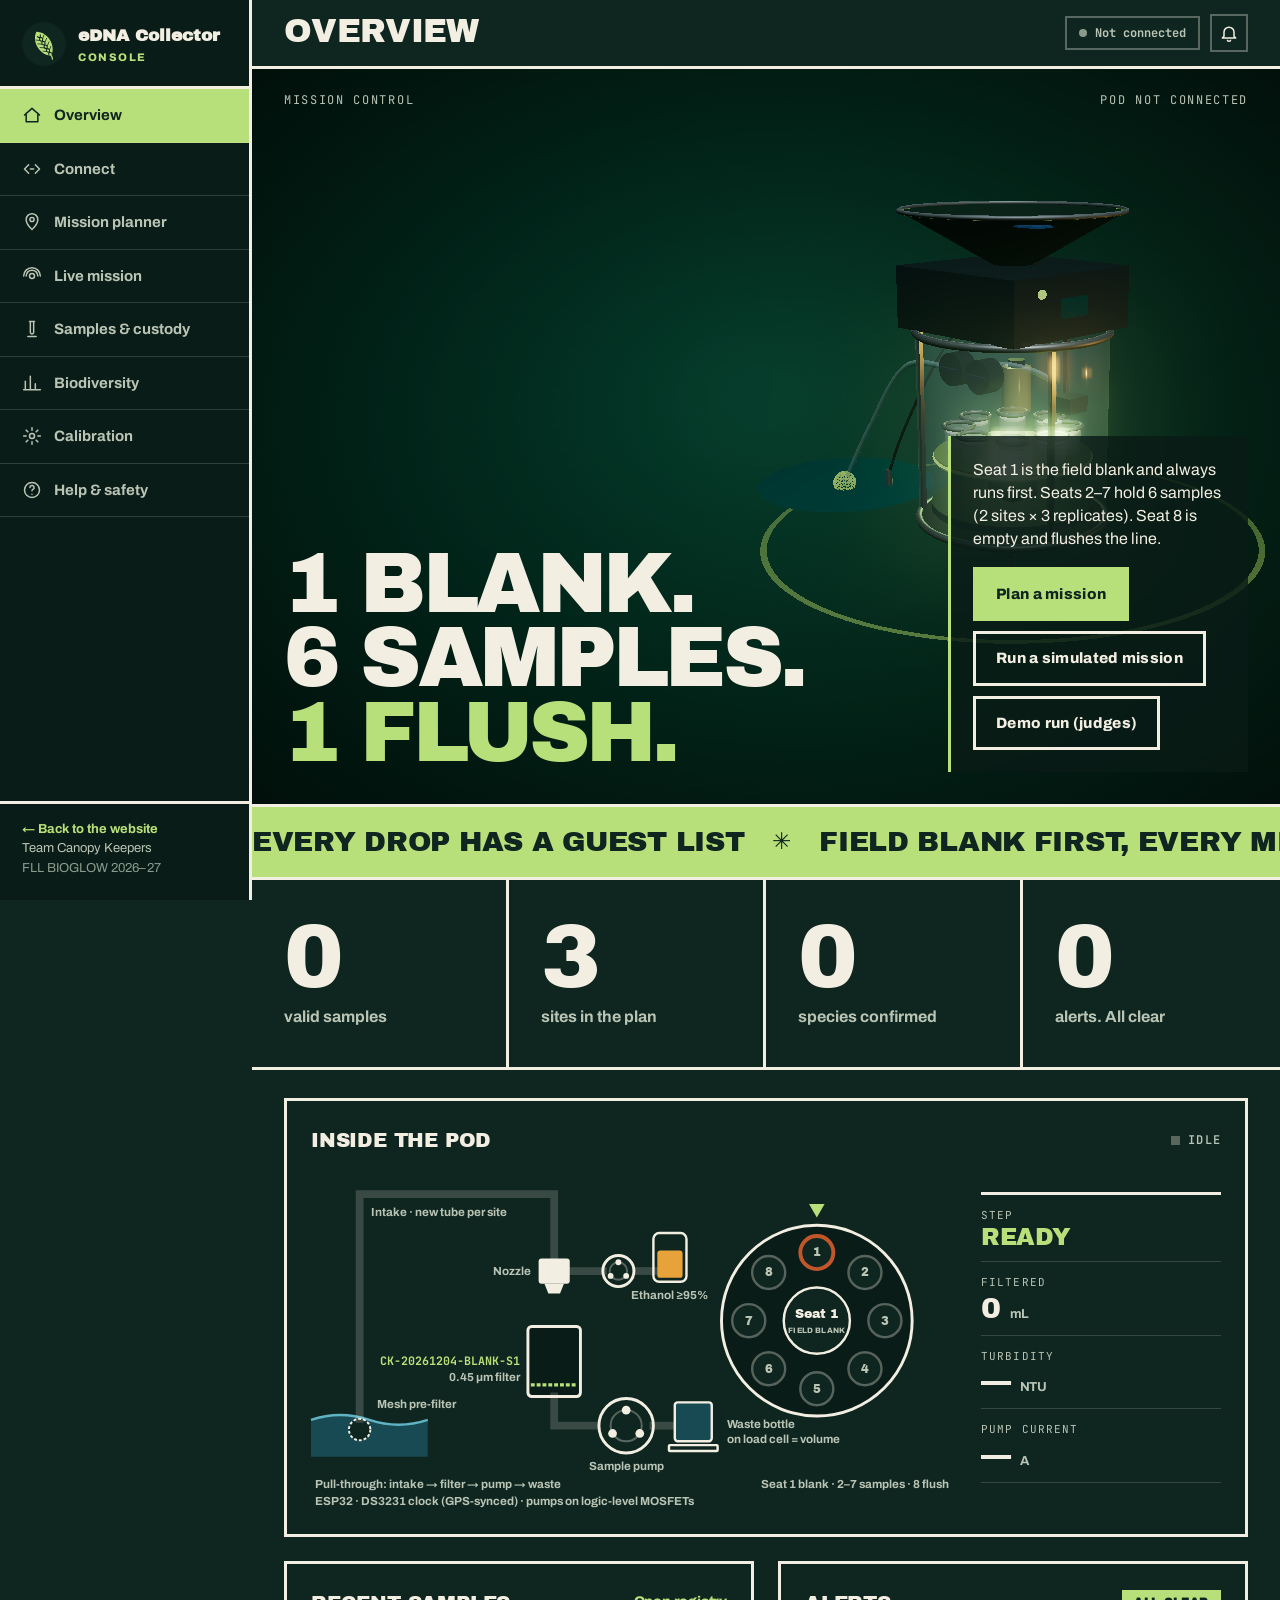
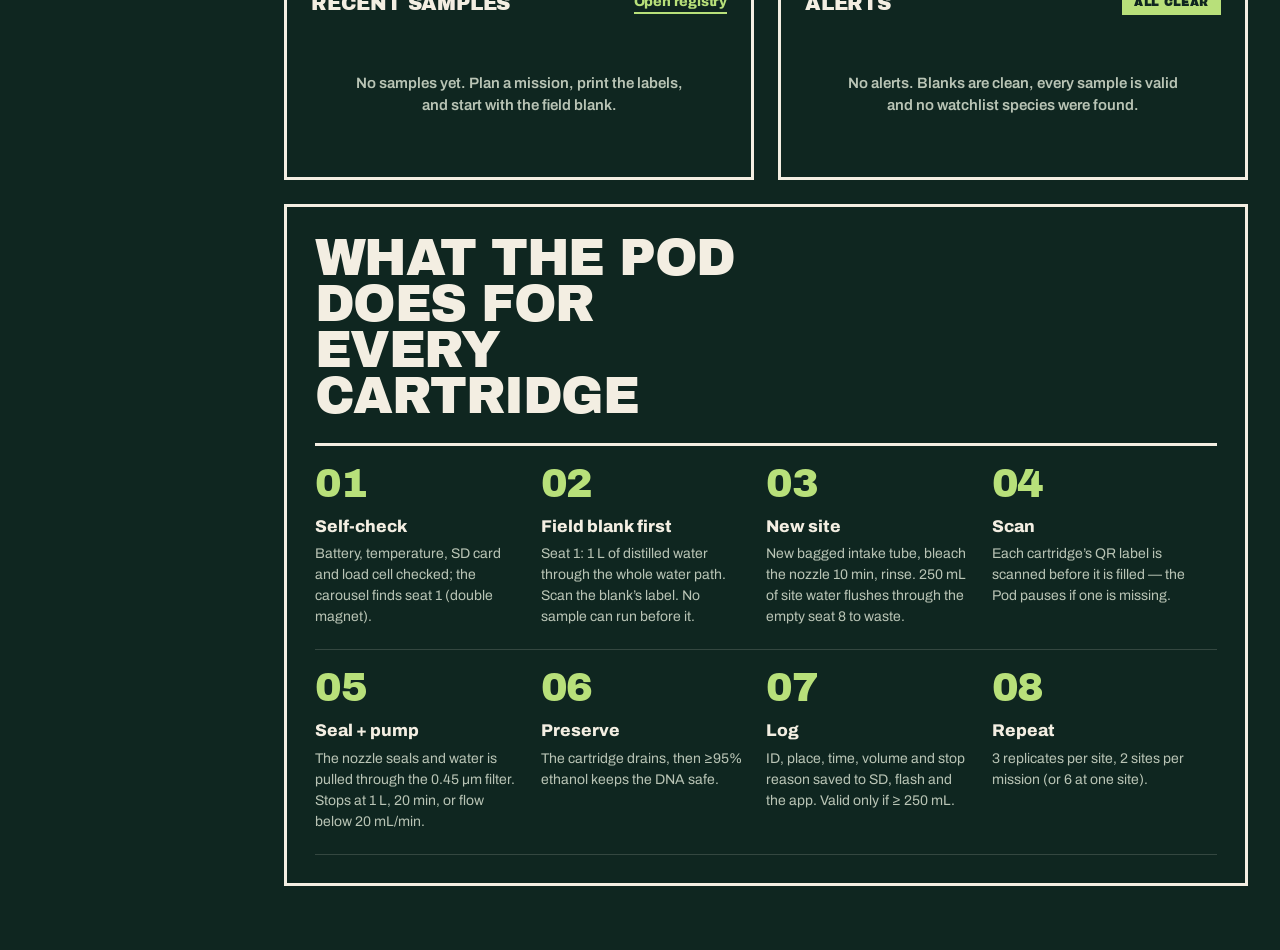
<file: console.html>
<!doctype html>
<html lang="en">
<head>
<meta charset="utf-8">
<meta name="viewport" content="width=device-width, initial-scale=1">
<title>eDNA Collector Console · Canopy Keepers</title>
<meta name="description" content="Mission control for the eDNA Collector: plan a field blank plus 6 samples, label and scan every cartridge, track chain of custody, and see which species were detected — online or offline.">
<meta name="theme-color" content="#0F2620">
<meta property="og:title" content="eDNA Collector Console">
<meta property="og:description" content="Find the animals nobody can see — from one bottle of water. By Team Canopy Keepers, FIRST LEGO League BIOGLOW.">
<meta property="og:type" content="website">
<link rel="icon" type="image/svg+xml" href="assets/favicon.svg">
<link rel="apple-touch-icon" href="assets/apple-touch-icon.png">
<link rel="preconnect" href="https://fonts.googleapis.com">
<link rel="preconnect" href="https://fonts.gstatic.com" crossorigin>
<link rel="stylesheet" href="https://fonts.googleapis.com/css2?family=Archivo:wght@400;500;600;700;800&family=Archivo+Black&family=JetBrains+Mono:wght@400;600&display=swap">
<link rel="stylesheet" href="css/app.css">
<script type="importmap">
{ "imports": { "three": "./vendor/three/three.module.js", "three/addons/": "./vendor/three/addons/" } }
</script>
<!-- three.js, Leaflet and the QR library load on demand (js/scene.js, js/map.js, printLabels) -->
<script src="vendor/gsap/gsap.min.js" async></script>
</head>
<body>
<div id="loader" role="status" aria-live="polite">
  <img class="loader-logo" src="assets/canopy-keepers-logo.svg" alt="Canopy Keepers" width="150" height="150">
  <p class="loader-team">CANOPY KEEPERS</p>
  <p class="loader-text">Waking the eDNA Collector<span class="dots"></span></p>
</div>

<canvas id="bg" aria-hidden="true"></canvas>

<div class="shell">
  <aside class="sidebar" aria-label="Main navigation">
    <a class="brand" href="#/overview" aria-label="eDNA Collector Console home">
      <img src="assets/canopy-keepers-logo.svg" alt="" width="44" height="44">
      <span><b>eDNA Collector</b><small>Console</small></span>
    </a>
    <nav>
      <a href="#/overview" data-route="overview"><svg viewBox="0 0 24 24"><path d="M3 12l9-8 9 8M5 10v10h14V10"/></svg><span>Overview</span></a>
      <a href="#/connect" data-route="connect"><svg viewBox="0 0 24 24"><path d="M8 7l-5 5 5 5M16 7l5 5-5 5M10 12h4"/></svg><span>Connect</span></a>
      <a href="#/planner" data-route="planner"><svg viewBox="0 0 24 24"><path d="M12 21s-7-6.5-7-12a7 7 0 0 1 14 0c0 5.5-7 12-7 12z"/><circle cx="12" cy="9" r="2.5"/></svg><span>Mission planner</span></a>
      <a href="#/live" data-route="live"><svg viewBox="0 0 24 24"><circle cx="12" cy="12" r="3"/><path d="M5 12a7 7 0 0 1 14 0M2 12a10 10 0 0 1 20 0"/></svg><span>Live mission</span></a>
      <a href="#/samples" data-route="samples"><svg viewBox="0 0 24 24"><path d="M9 3h6M10 3v13a2 2 0 0 0 4 0V3M7 21h10"/></svg><span>Samples &amp; custody</span></a>
      <a href="#/results" data-route="results"><svg viewBox="0 0 24 24"><path d="M4 20V10M10 20V4M16 20v-7M22 20H2"/></svg><span>Biodiversity</span></a>
      <a href="#/calibrate" data-route="calibrate"><svg viewBox="0 0 24 24"><circle cx="12" cy="12" r="3"/><path d="M12 2v3M12 19v3M2 12h3M19 12h3M5 5l2 2M17 17l2 2M19 5l-2 2M7 17l-2 2"/></svg><span>Calibration</span></a>
      <a href="#/help" data-route="help"><svg viewBox="0 0 24 24"><circle cx="12" cy="12" r="9"/><path d="M9.5 9a2.5 2.5 0 1 1 3.5 2.3c-.6.3-1 .9-1 1.7M12 17h.01"/></svg><span>Help &amp; safety</span></a>
    </nav>
    <div class="side-foot"><a href="index.html" style="color:var(--mint);font-weight:700;text-decoration:none">← Back to the website</a><br>Team Canopy Keepers<br><span>FLL BIOGLOW 2026–27</span></div>
  </aside>

  <div class="main">
    <header class="topbar">
      <button class="menu-btn" id="menuBtn" aria-label="Open navigation" aria-expanded="false"><svg viewBox="0 0 24 24"><path d="M4 7h16M4 12h16M4 17h16"/></svg></button>
      <h1 id="viewTitle">Overview</h1>
      <div class="top-right">
        <span class="pill" id="connPill" data-state="off"><i></i><span>Not connected</span></span>
        <span class="pill" id="netPill" data-state="busy" hidden><i></i><span>Offline · saved on this device</span></span>
        <a class="pill" id="missionPill" href="#/live" hidden><i></i><span></span></a>
        <a class="bell" href="#/results" id="bell" aria-label="Alerts"><svg viewBox="0 0 24 24"><path d="M6 16V11a6 6 0 0 1 12 0v5l2 2H4zM10 20a2 2 0 0 0 4 0"/></svg><b id="bellCount" hidden>0</b></a>
      </div>
    </header>
    <main id="view" tabindex="-1"></main>
  </div>
</div>

<div id="toasts" aria-live="polite"></div>
<div id="printArea" aria-hidden="true"></div>

<script type="module" src="js/main.js"></script>
</body>
</html>
</file>
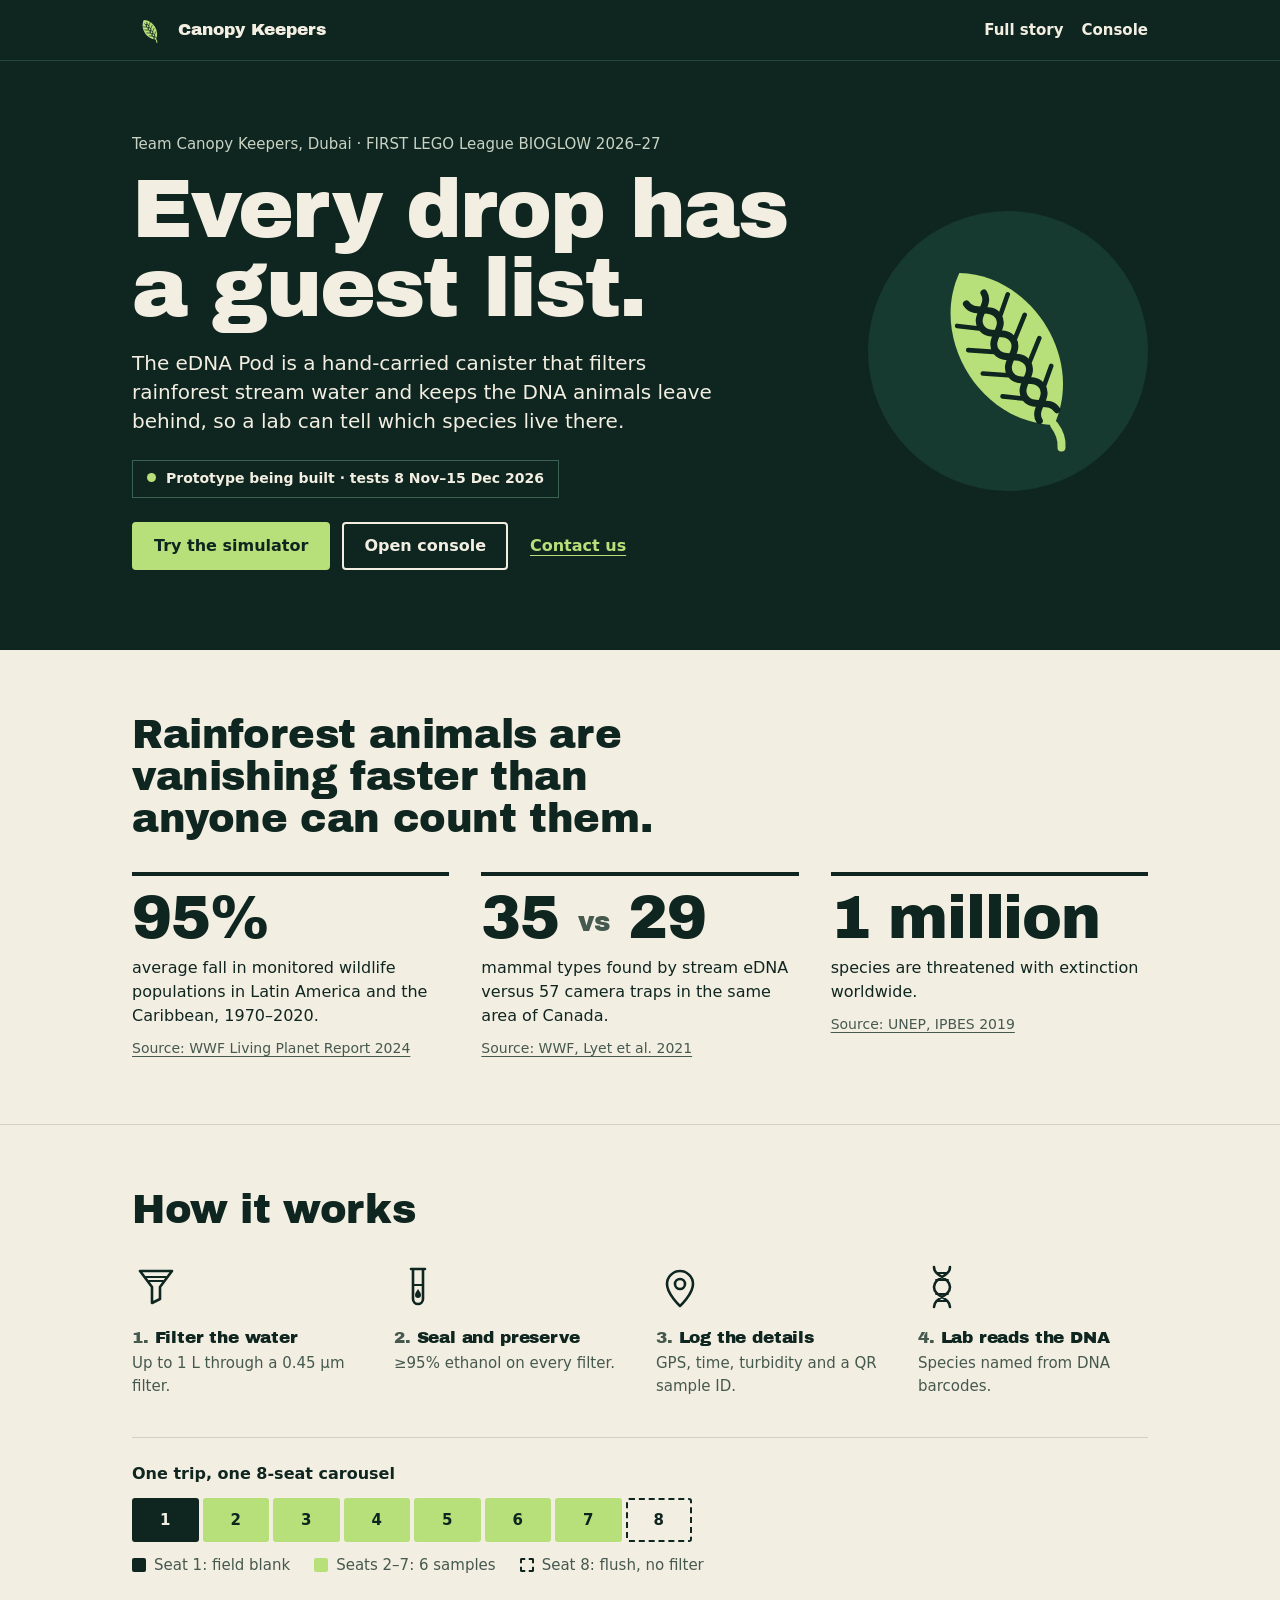
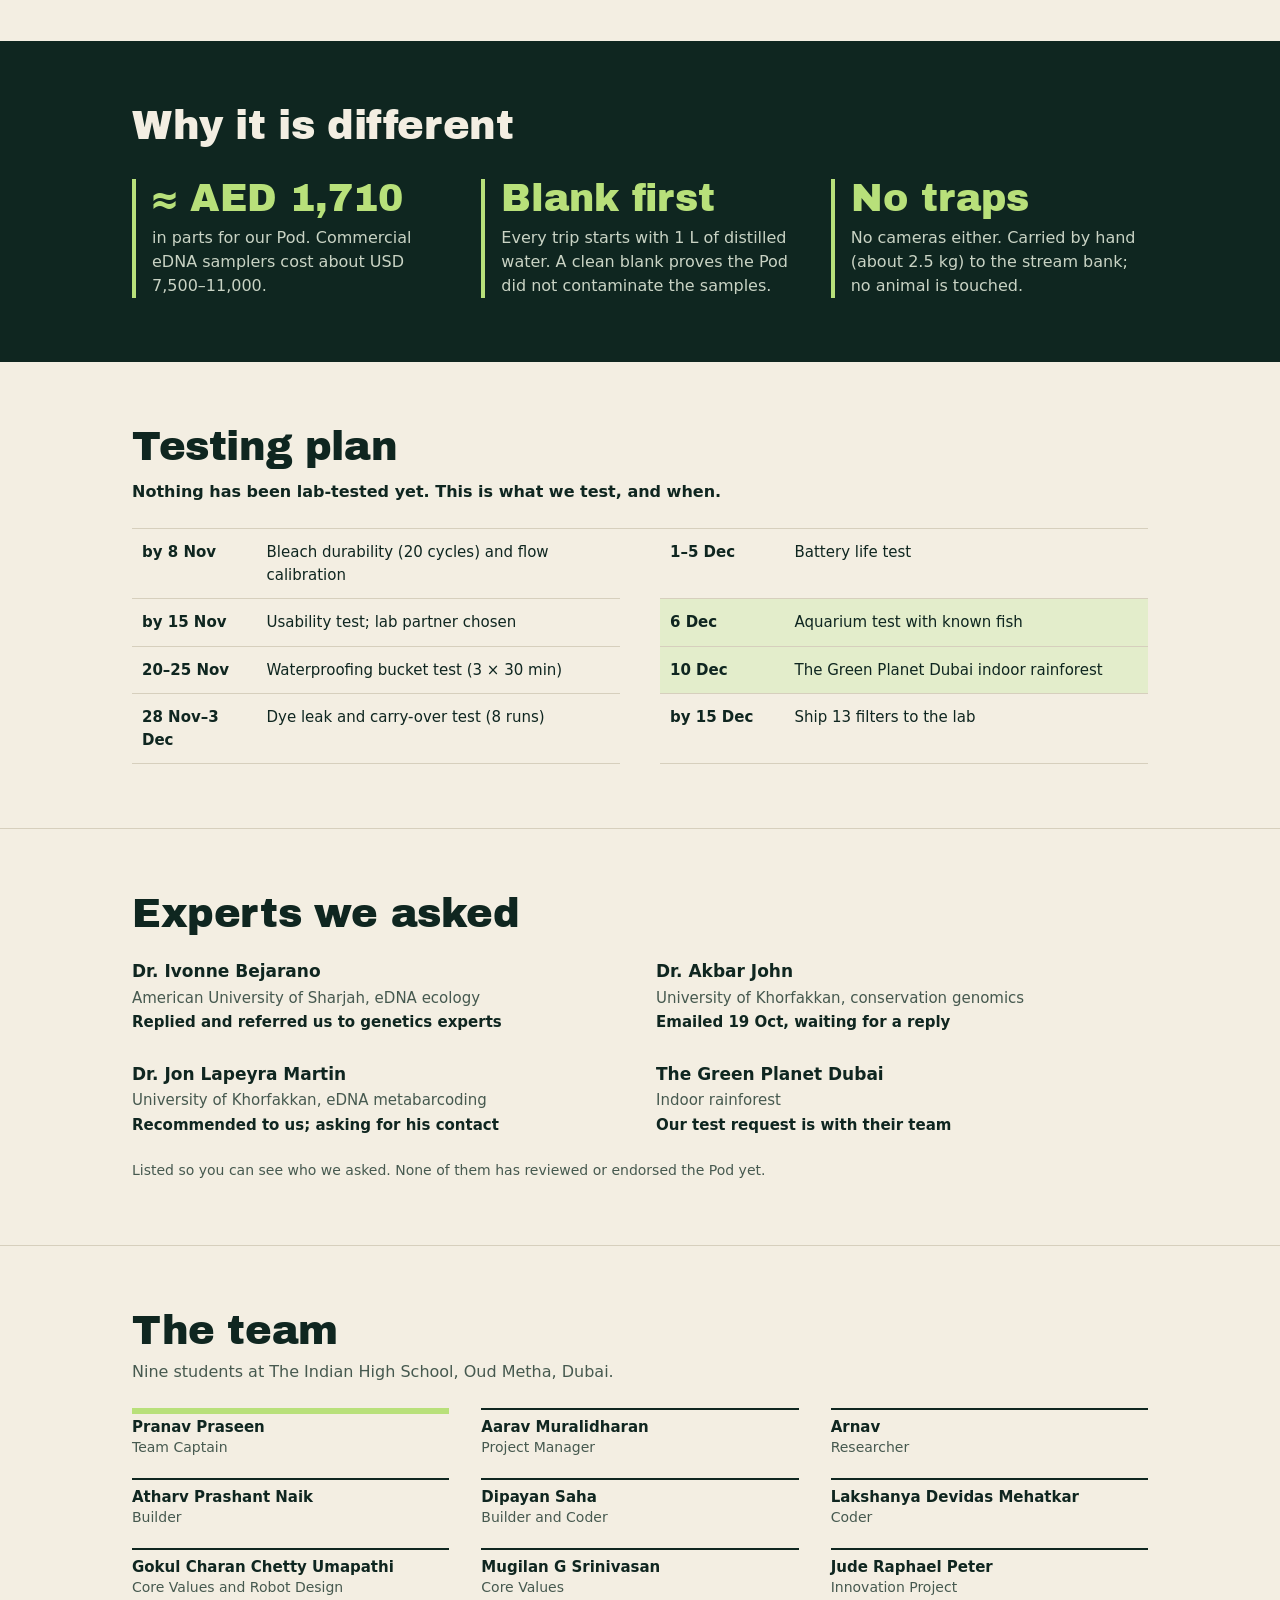
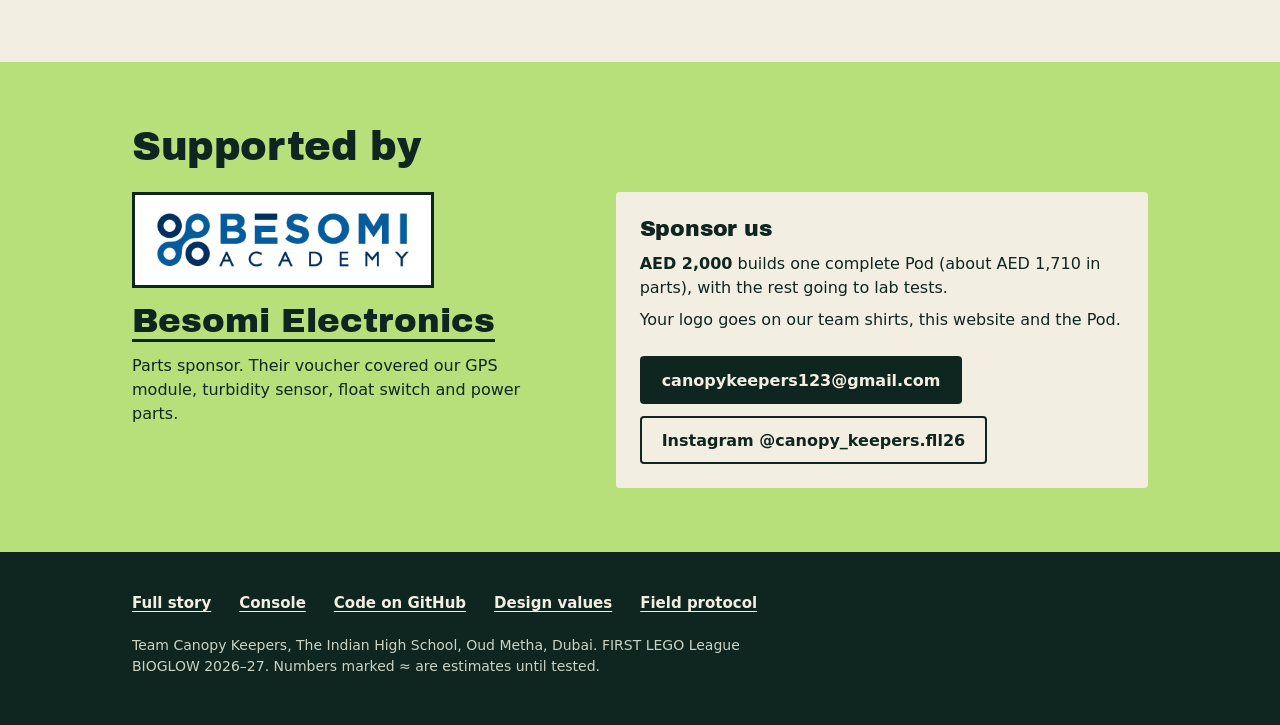
<file: summary.html>
<!doctype html>
<html lang="en">
<head>
<meta charset="utf-8">
<meta name="viewport" content="width=device-width, initial-scale=1">
<title>eDNA Pod · Canopy Keepers · FIRST LEGO League</title>
<meta name="description" content="The eDNA Pod filters rainforest stream water and keeps the DNA animals leave behind, so a lab can tell which species live there. Built by Team Canopy Keepers, The Indian High School, Dubai, for FIRST LEGO League BIOGLOW 2026–27.">
<meta name="theme-color" content="#0F2620">
<meta property="og:title" content="eDNA Pod: every drop has a guest list">
<meta property="og:description" content="A hand-carried eDNA sampler for rainforest streams, about AED 1,710 in parts. By Team Canopy Keepers, Dubai. Tests 8 Nov–15 Dec 2026.">
<meta property="og:type" content="website">
<link rel="icon" type="image/svg+xml" href="assets/favicon.svg">
<link rel="apple-touch-icon" href="assets/apple-touch-icon.png">
<link rel="preconnect" href="https://fonts.googleapis.com">
<link rel="preconnect" href="https://fonts.gstatic.com" crossorigin>
<link rel="stylesheet" href="css/home.css">
</head>
<body>
<a class="skip" href="#main">Skip to content</a>

<header class="top">
  <div class="wrap top-in">
    <a class="brand" href="index.html">
      <svg class="logo" viewBox="0 0 200 200" width="36" height="36" aria-hidden="true" focusable="false"><circle cx="100" cy="100" r="100" fill="#0F2620"/><g transform="translate(18 18) scale(.82)"><g transform="rotate(-32 100 100)"><path d="M100 20 C152 54 154 140 100 176 C46 140 48 54 100 20 Z" fill="#B8E07A"/><g fill="none" stroke="#0F2620" stroke-linecap="round"><path d="M91 46 C91 58 109 58 109 70 C109 82 91 82 91 94 C91 106 109 106 109 118 C109 130 91 130 91 142 C91 154 109 154 109 166" stroke-width="6"/><path d="M109 46 C109 58 91 58 91 70 C91 82 109 82 109 94 C109 106 91 106 91 118 C91 130 109 130 109 142 C109 154 91 154 91 166" stroke-width="6"/><path d="M111 70 L126 58 M89 70 L74 58 M111 94 L129 81 M89 94 L71 81 M111 118 L129 105 M89 118 L71 105 M111 142 L125 131 M89 142 L75 131" stroke-width="4"/></g><path d="M100 176 Q101 188 95 196" fill="none" stroke="#B8E07A" stroke-width="7" stroke-linecap="round"/></g></g></svg>
      <span>Canopy Keepers</span>
    </a>
    <nav aria-label="Main">
      <a href="index.html">Full story</a>
      <a href="console.html">Console</a>
    </nav>
  </div>
</header>

<main id="main">
  <section class="hero" aria-labelledby="h-hero">
    <div class="wrap hero-in">
      <div>
        <p class="team-line">Team Canopy Keepers, Dubai · FIRST LEGO League <span class="nw">BIOGLOW 2026–27</span></p>
        <h1 id="h-hero">Every drop has a guest list.</h1>
        <p class="lede">The eDNA Pod is a hand-carried canister that filters rainforest stream water and keeps the DNA animals leave behind, so a lab can tell which species live there.</p>
        <p class="status"><span class="dot" aria-hidden="true"></span><span>Prototype being built · <span class="nw">tests 8 Nov–15 Dec 2026</span></span></p>
        <div class="btns">
          <a class="btn btn-leaf" href="console.html#/live?demo">Try the simulator</a>
          <a class="btn btn-line" href="console.html">Open console</a>
          <a class="btn btn-text" href="mailto:canopykeepers123@gmail.com">Contact us</a>
        </div>
      </div>
      <svg class="hero-logo" viewBox="0 0 200 200" width="260" height="260" role="img" aria-label="Canopy Keepers logo: a rainforest leaf whose midrib is a DNA double helix"><circle cx="100" cy="100" r="100" fill="#163A2F"/><g transform="translate(18 18) scale(.82)"><g transform="rotate(-32 100 100)"><path d="M100 20 C152 54 154 140 100 176 C46 140 48 54 100 20 Z" fill="#B8E07A"/><g fill="none" stroke="#0F2620" stroke-linecap="round"><path d="M91 46 C91 58 109 58 109 70 C109 82 91 82 91 94 C91 106 109 106 109 118 C109 130 91 130 91 142 C91 154 109 154 109 166" stroke-width="6"/><path d="M109 46 C109 58 91 58 91 70 C91 82 109 82 109 94 C109 106 91 106 91 118 C91 130 109 130 109 142 C109 154 91 154 91 166" stroke-width="6"/><path d="M111 70 L126 58 M89 70 L74 58 M111 94 L129 81 M89 94 L71 81 M111 118 L129 105 M89 118 L71 105 M111 142 L125 131 M89 142 L75 131" stroke-width="4"/></g><path d="M100 176 Q101 188 95 196" fill="none" stroke="#B8E07A" stroke-width="7" stroke-linecap="round"/></g></g></svg>
    </div>
  </section>

  <section class="band" aria-labelledby="h-problem">
    <div class="wrap">
      <h2 id="h-problem">Rainforest animals are vanishing faster than anyone can count them.</h2>
      <div class="stats">
        <div class="stat">
          <p class="big">95%</p>
          <p>average fall in monitored wildlife populations in Latin America and the Caribbean, 1970–2020.</p>
          <a class="src" href="https://www.worldwildlife.org/press-releases/catastrophic-73-decline-in-the-average-size-of-global-wildlife-populations-in-just-50-years-reveals-a-system-in-peril">Source: WWF Living Planet Report 2024</a>
        </div>
        <div class="stat">
          <p class="big">35 <span>vs</span> 29</p>
          <p>mammal types found by stream eDNA versus 57 camera traps in the same area of Canada.</p>
          <a class="src" href="https://www.worldwildlife.org/news/press-releases/environmental-dna-is-as-effective-as-camera-traps-for-monitoring-terrestrial-mammal-diversity/">Source: WWF, Lyet et al. 2021</a>
        </div>
        <div class="stat">
          <p class="big">1 million</p>
          <p>species are threatened with extinction worldwide.</p>
          <a class="src" href="https://www.unep.org/news-and-stories/press-release/natures-dangerous-decline-unprecedented-species-extinction-rates">Source: UNEP, IPBES 2019</a>
        </div>
      </div>
    </div>
  </section>

  <section class="band band-rule" aria-labelledby="h-how">
    <div class="wrap">
      <h2 id="h-how">How it works</h2>
      <ol class="steps">
        <li>
          <svg viewBox="0 0 48 48" aria-hidden="true" focusable="false"><path d="M8 8h32L28 24v12l-8 4V24z"/><path d="M14 14h20M17 18h14" class="thin"/></svg>
          <h3>Filter the water</h3>
          <p>Up to 1&nbsp;L through a 0.45&nbsp;µm filter.</p>
        </li>
        <li>
          <svg viewBox="0 0 48 48" aria-hidden="true" focusable="false"><path d="M17 6h14M19 6v30a5 5 0 0 0 10 0V6"/><path d="M19 22h10" class="thin"/><path d="M24 26c-2 3-3 4-3 6a3 3 0 0 0 6 0c0-2-1-3-3-6z" class="fill"/></svg>
          <h3>Seal and preserve</h3>
          <p>≥95% ethanol on every filter.</p>
        </li>
        <li>
          <svg viewBox="0 0 48 48" aria-hidden="true" focusable="false"><path d="M24 43s-13-12-13-22a13 13 0 0 1 26 0c0 10-13 22-13 22z"/><circle cx="24" cy="21" r="5"/></svg>
          <h3>Log the details</h3>
          <p>GPS, time, turbidity and a QR sample ID.</p>
        </li>
        <li>
          <svg viewBox="0 0 48 48" aria-hidden="true" focusable="false"><path d="M16 4c0 10 16 10 16 20S16 34 16 44M32 4c0 10-16 10-16 20s16 10 16 20"/><path d="M19 10h10M18 17h12M18 31h12M19 38h10" class="thin"/></svg>
          <h3>Lab reads the DNA</h3>
          <p>Species named from DNA barcodes.</p>
        </li>
      </ol>
      <div class="carousel">
        <p class="seats-title">One trip, one 8-seat carousel</p>
        <div class="seats" role="img" aria-label="The 8-seat carousel: seat 1 is the field blank, seats 2 to 7 hold 6 samples, seat 8 is an empty flush seat">
          <span class="seat s-blank">1</span><span class="seat">2</span><span class="seat">3</span><span class="seat">4</span><span class="seat">5</span><span class="seat">6</span><span class="seat">7</span><span class="seat s-flush">8</span>
        </div>
        <ul class="seats-key">
          <li><i class="k-blank" aria-hidden="true"></i>Seat 1: field blank</li>
          <li><i class="k-sample" aria-hidden="true"></i>Seats 2–7: 6 samples</li>
          <li><i class="k-flush" aria-hidden="true"></i>Seat 8: flush, no filter</li>
        </ul>
      </div>
    </div>
  </section>

  <section class="band dark" aria-labelledby="h-why">
    <div class="wrap">
      <h2 id="h-why">Why it is different</h2>
      <div class="tiles">
        <div class="tile">
          <p class="big">≈ AED 1,710</p>
          <p>in parts for our Pod. Commercial eDNA samplers cost about USD 7,500–11,000.</p>
        </div>
        <div class="tile">
          <p class="big">Blank first</p>
          <p>Every trip starts with 1&nbsp;L of distilled water. A clean blank proves the Pod did not contaminate the samples.</p>
        </div>
        <div class="tile">
          <p class="big">No traps</p>
          <p>No cameras either. Carried by hand (about 2.5&nbsp;kg) to the stream bank; no animal is touched.</p>
        </div>
      </div>
    </div>
  </section>

  <section class="band" aria-labelledby="h-test">
    <div class="wrap">
      <h2 id="h-test">Testing plan</h2>
      <p class="honest">Nothing has been lab-tested yet. This is what we test, and when.</p>
      <ol class="timeline">
        <li><time>by 8 Nov</time><span>Bleach durability (20 cycles) and flow calibration</span></li>
        <li><time>by 15 Nov</time><span>Usability test; lab partner chosen</span></li>
        <li><time>20–25 Nov</time><span>Waterproofing bucket test (3&nbsp;×&nbsp;30&nbsp;min)</span></li>
        <li><time>28 Nov–3 Dec</time><span>Dye leak and carry-over test (8&nbsp;runs)</span></li>
        <li><time>1–5 Dec</time><span>Battery life test</span></li>
        <li class="key"><time>6 Dec</time><span>Aquarium test with known fish</span></li>
        <li class="key"><time>10 Dec</time><span>The Green Planet Dubai indoor rainforest</span></li>
        <li><time>by 15 Dec</time><span>Ship 13 filters to the lab</span></li>
      </ol>
    </div>
  </section>

  <section class="band band-rule" aria-labelledby="h-experts">
    <div class="wrap">
      <h2 id="h-experts">Experts we asked</h2>
      <ul class="experts">
        <li><b>Dr. Ivonne Bejarano</b><span class="org">American University of Sharjah, eDNA ecology</span><span class="st">Replied and referred us to genetics experts</span></li>
        <li><b>Dr. Akbar John</b><span class="org">University of Khorfakkan, conservation genomics</span><span class="st">Emailed 19 Oct, waiting for a reply</span></li>
        <li><b>Dr. Jon Lapeyra Martin</b><span class="org">University of Khorfakkan, eDNA metabarcoding</span><span class="st">Recommended to us; asking for his contact</span></li>
        <li><b>The Green Planet Dubai</b><span class="org">Indoor rainforest</span><span class="st">Our test request is with their team</span></li>
      </ul>
      <p class="note">Listed so you can see who we asked. None of them has reviewed or endorsed the Pod yet.</p>
    </div>
  </section>

  <section class="band band-rule" aria-labelledby="h-team">
    <div class="wrap">
      <h2 id="h-team">The team</h2>
      <p class="school">Nine students at The Indian High School, Oud Metha, Dubai.</p>
      <ul class="team">
        <li class="cap"><b>Pranav Praseen</b><span>Team Captain</span></li>
        <li><b>Aarav Muralidharan</b><span>Project Manager</span></li>
        <li><b>Arnav</b><span>Researcher</span></li>
        <li><b>Atharv Prashant Naik</b><span>Builder</span></li>
        <li><b>Dipayan Saha</b><span>Builder and Coder</span></li>
        <li><b>Lakshanya Devidas Mehatkar</b><span>Coder</span></li>
        <li><b>Gokul Charan Chetty Umapathi</b><span>Core Values and Robot Design</span></li>
        <li><b>Mugilan G Srinivasan</b><span>Core Values</span></li>
        <li><b>Jude Raphael Peter</b><span>Innovation Project</span></li>
      </ul>
    </div>
  </section>

  <section class="band leaf" aria-labelledby="h-support">
    <div class="wrap">
      <h2 id="h-support">Supported by</h2>
      <div class="support">
        <div class="sponsor">
          <a class="logo-plate" href="https://besomi.com/"><img src="assets/sponsor-besomi.png" width="352" height="84" alt="Besomi Academy, Besomi Electronics"></a>
          <a class="wordmark" href="https://besomi.com/">Besomi Electronics</a>
          <p>Parts sponsor. Their voucher covered our GPS module, turbidity sensor, float switch and power parts.</p>
        </div>
        <div class="ask">
          <h3>Sponsor us</h3>
          <p><b>AED 2,000</b> builds one complete Pod (about AED 1,710 in parts), with the rest going to lab tests.</p>
          <p>Your logo goes on our team shirts, this website and the Pod.</p>
          <div class="btns">
            <a class="btn btn-ink" href="mailto:canopykeepers123@gmail.com?subject=Sponsoring%20the%20eDNA%20Pod">canopykeepers123@gmail.com</a>
            <a class="btn btn-ink-line" href="https://www.instagram.com/canopy_keepers.fll26/">Instagram @canopy_keepers.fll26</a>
          </div>
        </div>
      </div>
    </div>
  </section>
</main>

<footer class="foot">
  <div class="wrap">
    <ul class="foot-links">
      <li><a href="index.html">Full story</a></li>
      <li><a href="console.html">Console</a></li>
      <li><a href="https://github.com/pranavpraseen-png/mangrove-medics-edna">Code on GitHub</a></li>
      <li><a href="https://github.com/pranavpraseen-png/mangrove-medics-edna/blob/main/docs/DECISIONS.md">Design values</a></li>
      <li><a href="https://github.com/pranavpraseen-png/mangrove-medics-edna/blob/main/docs/PROTOCOL.md">Field protocol</a></li>
    </ul>
    <p>Team Canopy Keepers, The Indian High School, Oud Metha, Dubai. FIRST LEGO League <span class="nw">BIOGLOW 2026–27</span>. Numbers marked ≈ are estimates until tested.</p>
  </div>
</footer>
<link rel="stylesheet" href="https://fonts.googleapis.com/css2?family=Archivo+Black&display=swap">
</body>
</html>
</file>
<file: css/app.css>
:root{
  --bg:#0F2620; --bg2:#12302A; --panel:#163A30; --panel2:#1A4236; --line:#24493D; --line2:#33594B;
  --mint:#B8E07A; --mint-d:#8FB85A; --mint-glow:rgba(184,224,122,.18);
  --amber:#E8A23A; --red:#E26B4A; --blue:#5AB8FF;
  --text:#F3EEE2; --muted:#BFC8B8; --dim:#8E9C8C;
  --r:4px; --r-sm:2px;
  --display:'Archivo Black', 'Arial Black', sans-serif;
  --body:'Archivo', 'Helvetica Neue', Arial, sans-serif;
  --mono:'JetBrains Mono', ui-monospace, Consolas, monospace;
  --side:252px;
}
*{box-sizing:border-box}
[hidden]{display:none!important}
label.row{flex-wrap:nowrap;align-items:flex-start;gap:10px}
label.row input{flex:none;margin-top:2px}
.check-item{display:grid;grid-template-columns:auto 1fr;gap:10px;align-items:start;margin-bottom:8px}
html,body{margin:0;height:100%}
body{background:var(--bg);color:var(--text);font-family:var(--body);font-size:15px;line-height:1.5;-webkit-font-smoothing:antialiased;overflow-x:hidden}
a{color:var(--mint)}
button,input,select,textarea{font:inherit;color:inherit}
:focus-visible{outline:2px solid var(--mint);outline-offset:2px;border-radius:6px}
svg{display:block}
#bg{position:fixed;inset:0;width:100%;height:100%;z-index:0;pointer-events:none}

/* loader */
#loader{position:fixed;inset:0;z-index:100;display:grid;place-content:center;justify-items:center;gap:18px;background:radial-gradient(circle at 50% 45%,#12403C,var(--bg) 60%);transition:opacity .7s ease, visibility .7s}
#loader.gone{opacity:0;visibility:hidden}
.loader-logo{width:150px;height:150px;filter:drop-shadow(0 0 28px var(--mint-glow));animation:logoIn 1s cubic-bezier(.2,.8,.2,1) both, breathe 2.4s 1s ease-in-out infinite}
.loader-team{font-family:var(--display);font-weight:700;letter-spacing:.3em;margin:0;color:var(--text)}
@keyframes logoIn{from{opacity:0;transform:scale(.7) rotate(-20deg)}}
@keyframes breathe{50%{transform:scale(1.04);filter:drop-shadow(0 0 40px var(--mint-glow))}}
.brand img{width:44px;height:44px;filter:drop-shadow(0 0 10px var(--mint-glow))}
.loader-drop{width:120px;height:150px;filter:drop-shadow(0 0 24px var(--mint-glow))}
.ld-shell{fill:rgba(184,224,122,.12);stroke:var(--mint);stroke-width:3;stroke-dasharray:420;stroke-dashoffset:420;animation:draw 1.4s ease forwards}
.ld-h1,.ld-h2{fill:none;stroke-width:4;stroke-linecap:round;stroke-dasharray:160;stroke-dashoffset:160;animation:draw 1.2s .5s ease forwards, sway 2.4s 1.7s ease-in-out infinite}
.ld-h1{stroke:var(--mint)} .ld-h2{stroke:var(--text)}
.loader-text{font-family:var(--display);color:var(--muted);letter-spacing:.06em;margin:0}
.dots::after{content:'';animation:dots 1.2s steps(4) infinite}
@keyframes draw{to{stroke-dashoffset:0}}
@keyframes sway{50%{transform:translateY(3px)}}
@keyframes dots{0%{content:''}25%{content:'.'}50%{content:'..'}75%{content:'...'}}

/* shell */
.shell{position:relative;z-index:1;display:flex;min-height:100vh}
.sidebar{position:fixed;inset:0 auto 0 0;width:var(--side);display:flex;flex-direction:column;gap:18px;padding:22px 16px;background:linear-gradient(180deg,rgba(14,32,41,.92),rgba(11,24,32,.92));backdrop-filter:blur(14px);border-right:1px solid var(--line);z-index:20;transition:transform .35s ease}
.brand{display:flex;align-items:center;gap:12px;text-decoration:none;color:var(--text);padding:4px 8px 14px;border-bottom:1px solid var(--line)}
.brand svg{width:34px;height:40px;filter:drop-shadow(0 0 10px var(--mint-glow))}
.brand b{display:block;font-family:var(--display);font-size:17px;letter-spacing:.01em}
.brand small{display:block;color:var(--mint);font-size:12px;letter-spacing:.2em;text-transform:uppercase}
.sidebar nav{display:flex;flex-direction:column;gap:4px}
.sidebar nav a{display:flex;align-items:center;gap:12px;padding:11px 12px;border-radius:12px;color:var(--muted);text-decoration:none;font-weight:500;position:relative;transition:background .2s,color .2s}
.sidebar nav a svg{width:20px;height:20px;fill:none;stroke:currentColor;stroke-width:1.8;stroke-linecap:round;stroke-linejoin:round;flex:none}
.sidebar nav a:hover{background:rgba(184,224,122,.07);color:var(--text)}
.sidebar nav a.active{background:linear-gradient(90deg,rgba(184,224,122,.18),rgba(184,224,122,.03));color:var(--text)}
.sidebar nav a.active::before{content:'';position:absolute;left:-16px;top:8px;bottom:8px;width:3px;border-radius:3px;background:var(--mint);box-shadow:0 0 12px var(--mint)}
.sidebar nav a.active svg{stroke:var(--mint)}
.side-foot{margin-top:auto;font-size:13px;color:var(--muted);padding:12px 8px 0;border-top:1px solid var(--line)}
.side-foot span{color:var(--dim)}
.main{flex:1;margin-left:var(--side);min-width:0;display:flex;flex-direction:column}
.topbar{position:sticky;top:0;z-index:10;display:flex;align-items:center;gap:16px;padding:16px 32px;background:rgba(11,24,32,.72);backdrop-filter:blur(14px);border-bottom:1px solid var(--line)}
.topbar h1{font-family:var(--display);font-size:22px;margin:0;font-weight:700;letter-spacing:.01em}
.top-right{margin-left:auto;display:flex;align-items:center;gap:10px}
.menu-btn{display:none;background:none;border:1px solid var(--line);border-radius:10px;padding:6px;cursor:pointer}
.menu-btn svg{width:22px;height:22px;fill:none;stroke:var(--text);stroke-width:2;stroke-linecap:round}
.pill{display:inline-flex;align-items:center;gap:8px;padding:6px 12px;border-radius:99px;border:1px solid var(--line);background:var(--panel);font-size:13px;color:var(--muted);white-space:nowrap}
.pill i{width:8px;height:8px;border-radius:50%;background:var(--dim)}
.pill[data-state=on] i{background:var(--mint);box-shadow:0 0 10px var(--mint);animation:pulse 1.6s infinite}
.pill[data-state=on]{color:var(--text)}
.pill[data-state=busy] i{background:var(--amber);box-shadow:0 0 10px var(--amber);animation:pulse 1s infinite}
@keyframes pulse{50%{opacity:.45}}
.bell{position:relative;display:grid;place-items:center;width:38px;height:38px;border-radius:12px;border:1px solid var(--line);background:var(--panel)}
.bell svg{width:20px;height:20px;fill:none;stroke:var(--text);stroke-width:1.8;stroke-linejoin:round}
.bell b{position:absolute;top:-6px;right:-6px;min-width:20px;height:20px;padding:0 5px;border-radius:10px;background:var(--red);color:#1a0b0b;font-size:12px;display:grid;place-items:center;box-shadow:0 0 12px rgba(255,107,107,.6)}
#view{padding:28px 32px 64px;outline:none}

/* building blocks */
.grid{display:grid;gap:20px}
.g2{grid-template-columns:repeat(2,minmax(0,1fr))}
.g3{grid-template-columns:repeat(3,minmax(0,1fr))}
.g4{grid-template-columns:repeat(4,minmax(0,1fr))}
.span2{grid-column:span 2}
.card{position:relative;background:rgba(22,58,48,.92);border:1px solid var(--line);border-radius:var(--r);padding:22px;backdrop-filter:blur(8px);overflow:hidden}
.card::after{content:'';position:absolute;inset:0;border-radius:inherit;pointer-events:none;background:radial-gradient(600px circle at var(--mx,50%) var(--my,0%),rgba(184,224,122,.08),transparent 40%)}
.card h2{font-family:var(--display);font-weight:400;font-size:18px;text-transform:uppercase;letter-spacing:.01em;margin:0 0 14px;display:flex;align-items:center;gap:10px}
.card h2 .tag{margin-left:auto}
.card p{margin:0 0 10px;color:var(--muted)}
.eyebrow{font-size:12px;letter-spacing:.18em;text-transform:uppercase;color:var(--mint);font-weight:700;margin:0 0 6px}
.muted{color:var(--muted)} .dim{color:var(--dim)} .mono{font-family:var(--mono)}
.tag{display:inline-flex;align-items:center;gap:6px;font-size:12px;font-weight:700;padding:3px 10px;border-radius:99px;border:1px solid var(--line2);color:var(--muted);background:rgba(11,24,32,.5);white-space:nowrap}
.tag.ok{color:var(--mint);border-color:rgba(184,224,122,.4)}
.tag.warn{color:var(--amber);border-color:rgba(245,165,36,.45)}
.tag.crit{color:var(--red);border-color:rgba(255,107,107,.5)}
.tag.info{color:var(--blue);border-color:rgba(90,184,255,.45)}
.btn{display:inline-flex;align-items:center;justify-content:center;gap:8px;padding:10px 16px;border-radius:12px;border:1px solid var(--line2);background:var(--panel2);color:var(--text);font-weight:700;cursor:pointer;text-decoration:none;transition:transform .15s,box-shadow .2s,background .2s,border-color .2s}
.btn:hover{border-color:var(--mint);box-shadow:0 0 0 3px rgba(184,224,122,.12)}
.btn:active{transform:translateY(1px)}
.btn.primary{background:var(--mint);border-color:var(--mint);color:#13231B}
.btn.primary:hover{background:#F3EEE2;border-color:#F3EEE2}
.btn.danger{border-color:rgba(255,107,107,.5);color:var(--red)}
.btn.ghost{background:transparent}
.btn.sm{padding:6px 10px;font-size:13px;border-radius:10px}
.btn[disabled]{opacity:.45;pointer-events:none}
.row{display:flex;gap:10px;align-items:center;flex-wrap:wrap}
.spacer{flex:1}
label.f{display:flex;flex-direction:column;gap:6px;font-size:13px;color:var(--muted);font-weight:500}
input[type=text],input[type=number],input[type=time],input[type=date],input[type=datetime-local],input[type=search],select,textarea{background:rgba(11,24,32,.7);border:1px solid var(--line2);border-radius:10px;padding:9px 11px;color:var(--text);min-width:0;width:100%}
input:focus,select:focus,textarea:focus{border-color:var(--mint);outline:none;box-shadow:0 0 0 3px rgba(184,224,122,.15)}
input[type=checkbox]{accent-color:var(--mint);width:18px;height:18px}
.form{display:grid;gap:12px}
.form.c2{grid-template-columns:1fr 1fr}
.form.c3{grid-template-columns:repeat(3,1fr)}

/* stats */
.stat{display:flex;flex-direction:column;gap:4px}
.stat .v{font-family:var(--display);font-size:40px;font-weight:700;line-height:1;color:var(--text)}
.stat .v small{font-size:16px;color:var(--muted);font-weight:500;margin-left:4px}
.stat .l{color:var(--muted);font-size:13px}
.stat .ic{width:40px;height:40px;border-radius:12px;display:grid;place-items:center;background:rgba(184,224,122,.12);margin-bottom:10px}
.stat .ic svg{width:20px;height:20px;fill:none;stroke:var(--mint);stroke-width:1.8;stroke-linecap:round}

/* hero */
.hero{display:grid;grid-template-columns:1.1fr 1fr;gap:0;padding:0;min-height:420px}
.hero-copy{padding:36px;display:flex;flex-direction:column;gap:14px;justify-content:center;position:relative;z-index:1}
.hero-copy h2{display:block;font-family:var(--display);font-size:44px;line-height:1.05;margin:0;letter-spacing:-.01em}
.hero-copy h2 em{font-style:normal;color:var(--mint);text-shadow:0 0 24px var(--mint-glow)}
.hero-copy p{font-size:16px;max-width:520px}
.stage{position:relative;min-height:380px;background:radial-gradient(circle at 50% 60%,rgba(184,224,122,.10),transparent 60%)}
.stage canvas{position:absolute;inset:0;width:100%!important;height:100%!important;display:block}
.stage .stage-label{position:absolute;left:16px;bottom:14px;font-size:12px;color:var(--dim);z-index:2}
.webgl-fallback{position:absolute;inset:0;display:grid;place-items:center;color:var(--muted);text-align:center;padding:20px}

/* live */
.live-wrap{display:grid;grid-template-columns:minmax(0,1fr) 360px;gap:20px}
.live-stage{min-height:560px;padding:0}
.live-hud{position:absolute;left:18px;top:16px;z-index:2;display:flex;gap:8px;flex-wrap:wrap}
.live-ctrl{position:absolute;left:18px;bottom:16px;right:18px;z-index:2;display:flex;gap:8px;flex-wrap:wrap;align-items:center}
.ring-wrap{display:grid;place-items:center}
.ring{width:100%;max-width:300px}
.ring .seg{fill:none;stroke:var(--line2);stroke-width:14;transition:stroke .4s}
.ring .seg.done{stroke:rgba(184,224,122,.45)}
.ring .seg.on{stroke:var(--mint);filter:drop-shadow(0 0 8px var(--mint))}
.ring text{font-family:var(--display);fill:var(--text)}
.gauges{display:grid;grid-template-columns:1fr 1fr;gap:12px}
.gauge{background:rgba(11,24,32,.55);border:1px solid var(--line);border-radius:14px;padding:12px}
.gauge .gl{font-size:12px;color:var(--muted);text-transform:uppercase;letter-spacing:.1em}
.gauge .gv{font-family:var(--display);font-size:26px;font-weight:700}
.gauge .gv small{font-size:13px;color:var(--muted);font-weight:500}
.bar{height:6px;border-radius:6px;background:var(--line);overflow:hidden;margin-top:8px}
.bar i{display:block;height:100%;width:0;background:linear-gradient(90deg,var(--mint-d),var(--mint));box-shadow:0 0 10px var(--mint);transition:width .25s}
.bar.amber i{background:linear-gradient(90deg,#c9821a,var(--amber));box-shadow:0 0 10px var(--amber)}
.io{display:grid;grid-template-columns:repeat(4,1fr);gap:8px;margin-top:12px}
.io span{display:flex;flex-direction:column;align-items:center;gap:6px;font-size:11px;color:var(--muted);padding:8px 4px;border:1px solid var(--line);border-radius:12px;text-align:center}
.io span i{width:12px;height:12px;border-radius:50%;background:var(--line2)}
.io span.on i{background:var(--mint);box-shadow:0 0 10px var(--mint)}
.io span.on{color:var(--text);border-color:rgba(184,224,122,.4)}
.term{background:#071118;border:1px solid var(--line);border-radius:14px;padding:14px;font-family:var(--mono);font-size:12.5px;line-height:1.6;height:240px;overflow:auto;color:#BFE9DA}
.term div{white-space:pre-wrap;word-break:break-all}
.term .in{color:var(--amber)} .term .sys{color:var(--muted)} .term .err{color:var(--red)} .term .ok{color:var(--mint)}
.cam{aspect-ratio:16/10;border-radius:14px;border:1px solid var(--line);background:repeating-linear-gradient(0deg,rgba(255,255,255,.02) 0 2px,transparent 2px 4px),radial-gradient(circle at 50% 50%,#173a40,#071118);display:grid;place-items:center;color:var(--dim);font-size:12px;position:relative;overflow:hidden}
.cam::before{content:'REC';position:absolute;top:8px;left:10px;color:var(--red);font-weight:700;font-size:11px;letter-spacing:.1em}
.cam .scan{position:absolute;left:0;right:0;height:40%;background:linear-gradient(180deg,transparent,rgba(184,224,122,.08),transparent);animation:scan 3s linear infinite}
@keyframes scan{from{top:-40%}to{top:100%}}

.drivepad{display:grid;grid-template-columns:auto 1fr;gap:16px;align-items:center;margin-top:14px;padding-top:14px;border-top:1px solid var(--line)}
.pad{display:grid;grid-template-columns:repeat(3,40px);grid-template-rows:repeat(3,40px);gap:4px}
.pad .icon-btn{width:40px;height:40px;touch-action:none;background:rgba(11,24,32,.6)}
.pad .icon-btn:active{border-color:var(--mint);color:var(--mint);box-shadow:0 0 12px rgba(184,224,122,.4)}
.pad [aria-label=Forward]{grid-column:2;grid-row:1}
.pad [aria-label="Turn left"]{grid-column:1;grid-row:2}
.pad [aria-label="Turn right"]{grid-column:3;grid-row:2}
.pad [aria-label=Reverse]{grid-column:2;grid-row:3}

/* tables */
.table-wrap{overflow:auto;border:1px solid var(--line);border-radius:14px}
table{width:100%;border-collapse:collapse;font-size:14px}
th,td{padding:10px 12px;text-align:left;border-bottom:1px solid var(--line);white-space:nowrap}
th{font-size:12px;letter-spacing:.08em;text-transform:uppercase;color:var(--muted);background:rgba(11,24,32,.6);position:sticky;top:0}
tbody tr{transition:background .15s}
tbody tr:hover{background:rgba(184,224,122,.05)}
td select{padding:5px 8px;width:auto}
.empty{padding:36px;text-align:center;color:var(--muted)}

/* planner */
.map{height:460px;border-radius:14px;border:1px solid var(--line);overflow:hidden;background:#0a1a20}
.leaflet-container{background:#0a1a20;font-family:var(--body)}
.leaflet-tile-pane{filter:invert(1) hue-rotate(180deg) brightness(.85) saturate(.6)}
.leaflet-popup-content-wrapper,.leaflet-popup-tip{background:var(--panel);color:var(--text);border:1px solid var(--line2)}
.leaflet-control-attribution{background:rgba(11,24,32,.8)!important;color:var(--dim)!important}
.leaflet-control-attribution a{color:var(--muted)!important}
.leaflet-bar a{background:var(--panel)!important;color:var(--text)!important;border-color:var(--line)!important}
.site-pin{width:28px;height:28px;border-radius:50% 50% 50% 0;transform:rotate(-45deg);background:var(--mint);box-shadow:0 0 16px var(--mint);display:grid;place-items:center;border:2px solid #13231B}
.site-pin b{transform:rotate(45deg);color:#13231B;font-size:12px;font-family:var(--display)}
.site-pin.prot{background:var(--amber);box-shadow:0 0 16px var(--amber)}
.map-note{position:absolute;z-index:500;left:12px;bottom:12px;background:rgba(11,24,32,.85);border:1px solid var(--line2);padding:6px 10px;border-radius:10px;font-size:12px;color:var(--muted)}
.fallback-map{position:relative;height:100%;background-image:linear-gradient(var(--line) 1px,transparent 1px),linear-gradient(90deg,var(--line) 1px,transparent 1px);background-size:40px 40px}
.sites{display:flex;flex-direction:column;gap:8px;max-height:420px;overflow:auto}
.site{display:grid;grid-template-columns:30px 1fr auto;gap:10px;align-items:center;padding:10px;border:1px solid var(--line);border-radius:12px;background:rgba(11,24,32,.45)}
.site .n{width:28px;height:28px;border-radius:50%;display:grid;place-items:center;background:rgba(184,224,122,.15);color:var(--mint);font-weight:700;font-family:var(--display)}
.site .n.prot{background:rgba(245,165,36,.15);color:var(--amber)}
.site b{display:block}
.site small{color:var(--dim);font-family:var(--mono)}
.icon-btn{background:none;border:1px solid var(--line);border-radius:8px;width:30px;height:30px;display:inline-grid;place-items:center;cursor:pointer;color:var(--muted)}
.icon-btn:hover{color:var(--text);border-color:var(--mint)}
.icon-btn svg{width:16px;height:16px;fill:none;stroke:currentColor;stroke-width:2;stroke-linecap:round}

/* connect */
.conn-opt{display:flex;flex-direction:column;gap:12px;cursor:default}
.conn-opt .big{width:54px;height:54px;border-radius:16px;display:grid;place-items:center;background:rgba(184,224,122,.12);border:1px solid rgba(184,224,122,.3)}
.conn-opt .big svg{width:26px;height:26px;fill:none;stroke:var(--mint);stroke-width:1.8;stroke-linecap:round;stroke-linejoin:round}
.conn-opt h3{margin:0;font-family:var(--display);font-size:18px}
.conn-opt.active{border-color:var(--mint);box-shadow:0 0 0 1px var(--mint),0 0 40px rgba(184,224,122,.15)}

/* results */
.chart svg{width:100%;height:auto}
.chart text{font-family:var(--body);fill:var(--muted);font-size:12px}
.alert{display:grid;grid-template-columns:auto 1fr;gap:12px;padding:12px 14px;border-radius:12px;border:1px solid var(--line);background:rgba(11,24,32,.5)}
.alert + .alert{margin-top:8px}
.alert .dot{width:10px;height:10px;border-radius:50%;margin-top:6px}
.alert.crit{border-color:rgba(255,107,107,.45)} .alert.crit .dot{background:var(--red);box-shadow:0 0 10px var(--red)}
.alert.warn{border-color:rgba(245,165,36,.4)} .alert.warn .dot{background:var(--amber);box-shadow:0 0 10px var(--amber)}
.alert.info .dot{background:var(--blue)}
.alert b{display:block}
.alert small{color:var(--muted)}
.species{display:flex;flex-direction:column;gap:8px}
.sp{display:grid;grid-template-columns:1fr auto;gap:10px;align-items:center;padding:10px 12px;border:1px solid var(--line);border-radius:12px}
.sp i{font-style:italic;color:var(--muted);font-size:13px}
.drop{border:1.5px dashed var(--line2);border-radius:14px;padding:22px;text-align:center;color:var(--muted);transition:border-color .2s,background .2s}
.drop.over{border-color:var(--mint);background:rgba(184,224,122,.06)}

/* calibration */
.steps{display:flex;gap:6px;margin:6px 0 14px}
.steps i{flex:1;height:5px;border-radius:5px;background:var(--line)}
.steps i.on{background:var(--mint);box-shadow:0 0 8px var(--mint)}
.slotgrid{display:grid;gap:4px;margin-top:10px}
.slotgrid span{aspect-ratio:1;border-radius:6px;border:1px solid var(--line2);display:grid;place-items:center;font-size:10px;color:var(--dim)}
.slotgrid span.used{background:rgba(184,224,122,.18);color:var(--mint);border-color:rgba(184,224,122,.4)}
.slotgrid span.blank{background:rgba(90,184,255,.15);color:var(--blue)}

/* help */
.prose h3{font-family:var(--display);margin:18px 0 6px}
.prose p,.prose li{color:var(--muted)}
.prose ol,.prose ul{padding-left:20px}
.prose code{font-family:var(--mono);font-size:13px;background:rgba(11,24,32,.7);padding:1px 6px;border-radius:6px;color:var(--mint)}
.team{display:grid;grid-template-columns:repeat(auto-fill,minmax(150px,1fr));gap:12px}
.member{padding:14px;border:1px solid var(--line);border-radius:14px;display:flex;gap:12px;align-items:center;transition:transform .2s,border-color .2s}
.member:hover{transform:translateY(-3px);border-color:var(--mint)}
.member .av{width:40px;height:40px;border-radius:50%;display:grid;place-items:center;background:linear-gradient(135deg,var(--mint),#1f8e7a);color:#13231B;font-weight:700;font-family:var(--display);flex:none}
.member small{display:block;color:var(--dim);font-size:12px}

/* toasts */
#toasts{position:fixed;right:20px;bottom:20px;z-index:200;display:flex;flex-direction:column;gap:10px;max-width:min(380px,calc(100vw - 40px))}
.toast{display:grid;grid-template-columns:auto 1fr;gap:12px;padding:12px 16px;border-radius:14px;background:rgba(22,50,60,.96);border:1px solid var(--line2);box-shadow:0 20px 40px rgba(0,0,0,.4);backdrop-filter:blur(10px)}
.toast .dot{width:10px;height:10px;border-radius:50%;margin-top:6px;background:var(--mint);box-shadow:0 0 10px var(--mint)}
.toast.warn .dot{background:var(--amber);box-shadow:0 0 10px var(--amber)}
.toast.crit .dot{background:var(--red);box-shadow:0 0 10px var(--red)}

/* print labels */
#printArea{display:none}
@media print{
  body{background:#fff;color:#000}
  .shell,#bg,#toasts,#loader{display:none!important}
  #printArea.labels{display:grid!important;grid-template-columns:repeat(3,1fr);gap:6mm;padding:6mm}
  #printArea.doc{display:block!important;padding:0}
  .coc{font-family:Arial,sans-serif;color:#000;font-size:9pt}
  .coc h1{font-size:15pt;margin:0 0 4mm}
  .coc h2{font-size:11pt;margin:5mm 0 2mm;text-transform:uppercase;letter-spacing:.04em}
  .coc table{width:100%;border-collapse:collapse}
  .coc th,.coc td{white-space:normal;position:static;border:1px solid #000;padding:1.6mm 2mm;text-align:left;vertical-align:top;background:none!important;color:#000!important;font-family:Arial,sans-serif;font-size:8.5pt;letter-spacing:0;text-transform:none}
  .coc .kv th{width:16%;font-weight:700}
  .coc .grid-t th{font-weight:700}
  .coc .mono{font-family:'Courier New',monospace}
  .coc .blankrow td{height:11mm}
  .coc .small{font-size:8pt;margin:2mm 0}
  .coc tr{break-inside:avoid}
  .label .lb-role{font-size:10pt!important}
  .label{border:1px solid #000;border-radius:3mm;padding:3mm;display:grid;grid-template-columns:26mm 1fr;gap:3mm;align-items:center;break-inside:avoid;font-family:Arial,sans-serif;font-size:9pt;color:#000}
  .label img,.label svg{width:26mm;height:26mm}
  .label b{font-size:13pt;display:block}
}

/* responsive */
@media (max-width:1180px){
  .g4{grid-template-columns:repeat(2,minmax(0,1fr))}
  .live-wrap{grid-template-columns:1fr}
  .hero{grid-template-columns:1fr}
  .stage{min-height:320px}
}
@media (max-width:860px){
  .sidebar{transform:translateX(-100%)}
  body.nav-open .sidebar{transform:none;box-shadow:20px 0 60px rgba(0,0,0,.5)}
  .main{margin-left:0}
  .menu-btn{display:block}
  .topbar{padding:12px 16px}
  .topbar h1{font-size:18px}
  #view{padding:18px 16px 48px}
  .g2,.g3{grid-template-columns:1fr}
  .span2{grid-column:auto}
  .hero-copy{padding:24px}
  .hero-copy h2{font-size:32px}
  .form.c2,.form.c3{grid-template-columns:1fr}
  #missionPill{display:none}
  .live-stage{min-height:380px}
}
@media (max-width:520px){
  .g4{grid-template-columns:1fr 1fr}
  .stat .v{font-size:30px}
  #connPill span{display:none}
}
@media (prefers-reduced-motion:reduce){
  *,*::before,*::after{animation-duration:.01ms!important;animation-iteration-count:1!important;transition-duration:.01ms!important}
}

/* ───── Canopy Keepers console: the website's language, as a cockpit ─────
   Deep forest ground, paper ink, leaf for anything live, clay for anything that needs attention.
   Hard 3px rules instead of soft cards; giant Archivo Black for the numbers that matter. */
:root{
  --deep:#0F2620; --dark:#14352A; --deeper:#0A1C17; --paper:#F3EEE2; --leaf:#B8E07A; --moss:#6E8B3D; --clay:#C2562B;
  --ink:var(--paper); --ink-2:#B9C4B5; --dim:#8A9B8E; --surface:var(--deep); --panel2:#12302A;
  --rule:rgba(243,238,226,.16); --rule-2:rgba(243,238,226,.32); --hard:3px solid var(--paper);
  --bg:var(--deep); --panel:var(--deep); --line:var(--rule); --line2:var(--rule-2); --text:var(--paper); --muted:var(--ink-2); --mint:var(--leaf);
  --amber:#E8A23A; --red:#E8694A; --blue:#7CC4E8;
  --display:'Archivo Black','Arial Black',Impact,sans-serif; --body:'Archivo','Helvetica Neue',Arial,sans-serif; --mono:'JetBrains Mono',ui-monospace,Consolas,monospace;
  --r:0px;
}
#bg{display:none}
body{background:var(--deep);color:var(--paper);font-family:var(--body);font-size:15px}
a{color:var(--leaf)}
:focus-visible{outline:3px solid var(--clay);outline-offset:3px;border-radius:0}

/* loader: same count-up stage as the website */
#loader{background:var(--paper);color:var(--deep)}
.loader-logo{filter:none}
.loader-team{color:var(--deep);font-family:var(--display);letter-spacing:-.01em;font-size:clamp(28px,6vw,64px);line-height:.9}
.loader-text{color:var(--deep);font-family:var(--body);font-weight:800;text-transform:uppercase;letter-spacing:.12em;font-size:13px}

/* sidebar */
.sidebar{background:var(--deeper);backdrop-filter:none;border-right:var(--hard);padding:22px 0;gap:0}
.brand{padding:0 22px 20px;border-bottom:var(--hard);color:var(--paper)}
.brand img,.brand svg{filter:none}
.brand b{font-family:var(--display);font-size:17px;letter-spacing:0}
.brand small{color:var(--leaf);font-family:var(--body);font-weight:800;text-transform:uppercase;letter-spacing:.14em;font-size:11px}
.sidebar nav{gap:0}
.sidebar nav a{border-radius:0;padding:15px 22px;color:var(--ink-2);font-weight:700;border-bottom:1px solid var(--rule);transition:background .2s,color .2s,padding .25s}
.sidebar nav a:hover{background:var(--dark);color:var(--paper);padding-left:28px}
.sidebar nav a.active{background:var(--leaf);color:var(--deep)}
.sidebar nav a.active svg{stroke:var(--deep)}
.sidebar nav a.active::before{display:none}
.side-foot{border-top:var(--hard);padding:16px 22px 0;color:var(--ink-2)}
.side-foot a{color:var(--leaf)!important}

/* topbar: the page name is the headline */
.topbar{background:var(--deep);backdrop-filter:none;border-bottom:var(--hard);padding:14px 32px}
.topbar h1{font-family:var(--display);font-weight:400;font-size:clamp(22px,2.6vw,34px);text-transform:uppercase;letter-spacing:-.02em;line-height:1}
.menu-btn{border:2px solid var(--paper);border-radius:0}
.menu-btn svg,.bell svg{stroke:var(--paper)}
.pill{border-radius:0;border:2px solid var(--rule-2);background:transparent;color:var(--ink-2);font-weight:700;font-family:var(--mono);font-size:12px}
.pill[data-state=on]{border-color:var(--leaf);color:var(--leaf)}
.pill[data-state=on] i{background:var(--leaf);box-shadow:0 0 0 3px rgba(184,224,122,.25)}
.pill[data-state=busy]{border-color:var(--amber);color:var(--amber)}
.pill[data-state=busy] i{background:var(--amber);box-shadow:none}
.bell{border-radius:0;border:2px solid var(--rule-2);background:transparent}
.bell b{background:var(--clay);color:var(--paper);border-radius:0;box-shadow:none}
#view{padding:0 0 64px}
#view>section,#view>.grid{padding-left:32px;padding-right:32px}
#view>section.grid,#view>.grid{padding-top:28px}

/* panels: hard-edged, separated by rules */
.grid{gap:24px}
.card{background:transparent;border:var(--hard);border-radius:0;padding:24px;backdrop-filter:none;box-shadow:none}
.card::after{display:none}
.card h2{font-family:var(--display);font-weight:400;font-size:20px;text-transform:uppercase;letter-spacing:-.01em;margin:0 0 18px}
.card p{color:var(--ink-2)}
.big-h{font-family:var(--display);font-weight:400;text-transform:uppercase;font-size:clamp(30px,4vw,56px);line-height:.9;letter-spacing:-.03em;margin:0 0 24px;max-width:14ch}
.eyebrow{color:var(--leaf);letter-spacing:.12em;font-weight:800}
.h-link{margin-left:auto;font-family:var(--body);font-size:14px;font-weight:800;text-transform:none;text-decoration:none;color:var(--leaf);border-bottom:2px solid currentColor}
.tag{border-radius:0;border:2px solid var(--rule-2);background:transparent;color:var(--ink-2);font-weight:800;font-size:11px;text-transform:uppercase;letter-spacing:.06em}
.tag.ok{color:var(--deep);background:var(--leaf);border-color:var(--leaf)}
.tag.warn{color:var(--deep);background:var(--amber);border-color:var(--amber)}
.tag.crit{color:var(--paper);background:var(--clay);border-color:var(--clay)}
.tag.info{color:var(--deep);background:var(--blue);border-color:var(--blue)}
.btn{border-radius:0;border:3px solid var(--paper);background:transparent;color:var(--paper);font-weight:800;padding:13px 20px;letter-spacing:.02em;transition:background .2s,color .2s,transform .2s}
.btn:hover{background:var(--paper);color:var(--deep);border-color:var(--paper);box-shadow:none}
.btn.primary{background:var(--leaf);border-color:var(--leaf);color:var(--deep)}
.btn.primary:hover{background:var(--paper);border-color:var(--paper)}
.btn.danger{border-color:var(--clay);color:var(--clay)}
.btn.danger:hover{background:var(--clay);color:var(--paper)}
.btn.sm{padding:8px 12px;border-width:2px}
input[type=text],input[type=number],input[type=time],input[type=date],input[type=datetime-local],input[type=search],select,textarea{border-radius:0;border:2px solid var(--rule-2);background:var(--deeper);color:var(--paper);font-weight:600}
input:focus,select:focus,textarea:focus{border-color:var(--leaf);box-shadow:none}
label.f{color:var(--ink-2);font-weight:700}
.empty{color:var(--ink-2);font-weight:600}
.mono{font-family:var(--mono)}

/* ── Overview hero: the website's opening, live ── */
.ov-hero{position:relative;height:min(82vh,760px);min-height:560px;overflow:hidden;border-bottom:var(--hard);padding:0!important;background:var(--deep)}
.ov-stage{position:absolute!important;inset:0;min-height:0;background:transparent!important;border:0!important}
.ov-meta{position:absolute;top:22px;left:32px;right:32px;display:flex;justify-content:space-between;gap:16px;z-index:2;font-family:var(--mono);font-size:12px;text-transform:uppercase;letter-spacing:.14em;color:var(--ink-2);pointer-events:none}
.ov-copy{position:absolute;left:32px;right:32px;bottom:32px;z-index:2;display:grid;grid-template-columns:minmax(0,1fr) 300px;gap:32px;align-items:end;pointer-events:none}
.ov-copy>*{pointer-events:auto}
.ov-h{margin:0;font-family:var(--display);font-weight:400;text-transform:uppercase;font-size:clamp(48px,6.6vw,124px);white-space:nowrap;line-height:.84;letter-spacing:-.045em;color:var(--paper)}
.ov-h .ln{display:block;overflow:hidden;padding-bottom:.04em}
.ov-h .ln>span{display:inline-block;animation:lnUp .9s cubic-bezier(.2,.8,.2,1) both}
.ov-h .ln:nth-child(2)>span{animation-delay:.08s} .ov-h .ln:nth-child(3)>span{animation-delay:.16s}
.ov-h em{font-style:normal;color:var(--leaf)}
@keyframes lnUp{from{transform:translateY(105%)}}
.ov-side{display:flex;flex-direction:column;gap:16px;animation:fadeIn .8s .35s both}
.ov-side p{margin:0;font-size:16px;line-height:1.45;color:var(--paper)}
.ov-btns{display:flex;flex-direction:column;gap:10px;align-items:flex-start}
@keyframes fadeIn{from{opacity:0;transform:translateY(12px)}}
.ov-dial{width:180px}
.ov-dial svg{width:100%;height:auto;display:block}
.ov-dial .plate{fill:rgba(10,28,23,.75);stroke:var(--paper);stroke-width:3}
.ov-dial .hub{fill:var(--deep);stroke:var(--paper);stroke-width:2}
.ov-dial .nozzle{fill:var(--leaf)}
.ov-dial .seat circle{stroke-width:3}
.ov-dial .seat text{font:400 14px var(--display)}
.ov-dial .seat.full circle{fill:var(--leaf);stroke:var(--leaf)} .ov-dial .seat.full text{fill:var(--deep)}
.ov-dial .seat.blank circle{fill:var(--blue);stroke:var(--blue)} .ov-dial .seat.blank text{fill:var(--deep)}
.ov-dial .seat.clean circle{fill:var(--deep);stroke:var(--rule-2)} .ov-dial .seat.clean text{fill:var(--ink-2)}
.ov-dial .seat.next circle{fill:var(--deep);stroke:var(--clay);stroke-dasharray:6 4;animation:spinDash 6s linear infinite} .ov-dial .seat.next text{fill:var(--clay)}
@keyframes spinDash{to{stroke-dashoffset:-60}}
.ov-dial .hub-n{font:400 22px var(--display);fill:var(--paper)}
.ov-dial .hub-l{font:800 10px var(--body);fill:var(--ink-2);text-transform:uppercase;letter-spacing:.1em}

.ov-facts{display:grid;grid-template-columns:repeat(4,minmax(0,1fr));border-bottom:var(--hard);padding:0!important}
.ov-fact{padding:clamp(22px,3vw,40px) 32px;border-right:var(--hard);display:flex;flex-direction:column;gap:10px}
.ov-fact:last-child{border-right:0}
.ov-fact b{font-family:var(--display);font-weight:400;font-size:clamp(56px,7vw,120px);line-height:.85;letter-spacing:-.04em;font-variant-numeric:tabular-nums}
.ov-fact span{font-weight:700;font-size:16px;color:var(--ink-2)}
.ov-fact.hot{background:var(--clay)} .ov-fact.hot span{color:var(--paper)}
.ov-loop{border:var(--hard);padding:28px}
.loop{list-style:none;margin:0;padding:0;display:grid;grid-template-columns:repeat(4,minmax(0,1fr));counter-reset:step;border-top:var(--hard)}
.loop li{counter-increment:step;padding:18px 20px 22px 0;border-bottom:1px solid var(--rule);display:flex;flex-direction:column;gap:4px}
.loop li::before{content:counter(step,decimal-leading-zero);font-family:var(--display);font-size:40px;line-height:1;color:var(--leaf);letter-spacing:-.03em;margin-bottom:6px}
.loop b{font-weight:800;font-size:17px}
.loop span{color:var(--ink-2);font-size:14px;max-width:30ch}

/* 3D stages everywhere */
.stage{background:transparent;border-radius:0}
.stage .stage-label{color:var(--ink-2);font-family:var(--mono);font-size:11px;text-transform:uppercase;letter-spacing:.1em}
.hero{background:transparent}
.hero-copy h2{font-family:var(--display);text-transform:uppercase;letter-spacing:-.03em}
.hero-copy h2 em{color:var(--leaf);text-shadow:none}
.live-stage{border:var(--hard)!important;min-height:620px}
.live-hud .tag:not(.ok):not(.info){background:var(--deep)}

/* live instruments */
.ring .seg{stroke:var(--rule);stroke-width:16}
.ring .seg.done{stroke:var(--moss)}
.ring .seg.on{stroke:var(--leaf);filter:none}
.ring text{font-family:var(--display);fill:var(--paper)}
.gauge{background:transparent;border:2px solid var(--rule-2);border-radius:0}
.gauge .gl{font-family:var(--mono);text-transform:uppercase;letter-spacing:.1em;font-size:11px;color:var(--ink-2)}
.gauge .gv{font-family:var(--display);font-weight:400;font-size:34px;letter-spacing:-.02em}
.bar{border-radius:0;height:5px;background:var(--rule)}
.bar i{background:var(--leaf);box-shadow:none}
.bar.amber i{background:var(--amber);box-shadow:none}
.io span{border-radius:0;border:2px solid var(--rule-2);color:var(--ink-2);font-weight:700}
.io span.on{background:var(--leaf);border-color:var(--leaf);color:var(--deep)}
.io span.on i{background:var(--deep);box-shadow:none}
.term{background:var(--deeper);border:2px solid var(--rule-2);border-radius:0;color:#CFE6D5}
.steps i{border-radius:0;background:var(--rule)} .steps i.on{background:var(--leaf);box-shadow:none}
.slotgrid span{border-radius:0;border:2px solid var(--rule-2);color:var(--ink-2)}
.slotgrid span.used{background:var(--leaf);color:var(--deep);border-color:var(--leaf)}
.slotgrid span.blank{background:var(--blue);color:var(--deep);border-color:var(--blue)}

/* tables, lists, map */
.table-wrap{border:2px solid var(--rule-2);border-radius:0}
th{background:var(--deeper);font-family:var(--mono);font-size:11px;letter-spacing:.1em;text-transform:uppercase;color:var(--ink-2);font-weight:600}
td{border-color:var(--rule)}
tbody tr:hover{background:rgba(184,224,122,.07)}
.map,.leaflet-container{border-radius:0;border:2px solid var(--rule-2);background:#0A1C17}
.leaflet-tile-pane{filter:invert(1) hue-rotate(180deg) brightness(.82) saturate(.55)}
.leaflet-popup-content-wrapper,.leaflet-popup-tip{border-radius:0;background:var(--deep);color:var(--paper);border:2px solid var(--paper)}
.leaflet-bar a{background:var(--deep)!important;color:var(--paper)!important;border-color:var(--rule-2)!important;border-radius:0!important}
.leaflet-control-attribution{background:rgba(10,28,23,.85)!important;color:var(--ink-2)!important}
.site-pin{background:var(--leaf);box-shadow:none;border:3px solid var(--deep)}
.site-pin b{color:var(--deep);font-family:var(--display)}
.site-pin.prot{background:var(--clay)} .site-pin.prot b{color:var(--paper)}
.map-note{border-radius:0;background:var(--deep);border:2px solid var(--rule-2);color:var(--ink-2)}
.site{border-radius:0;border:2px solid var(--rule-2);background:transparent}
.site .n{border-radius:0;background:var(--leaf);color:var(--deep);font-family:var(--display)}
.site .n.prot{background:var(--clay);color:var(--paper)}
.icon-btn{border-radius:0;border:2px solid var(--rule-2);color:var(--ink-2)}
.icon-btn:hover{border-color:var(--leaf);color:var(--leaf)}
.conn-opt .big{border-radius:0;background:transparent;border:3px solid var(--leaf)}
.conn-opt .big svg{stroke:var(--leaf)}
.conn-opt h3{font-family:var(--display);font-weight:400;text-transform:uppercase}
.conn-opt.active{border-color:var(--leaf);box-shadow:inset 0 0 0 3px var(--leaf)}
.chart text{fill:var(--ink-2)}
.alert{border-radius:0;border:2px solid var(--rule-2);background:transparent}
.alert.crit{background:var(--clay);border-color:var(--clay)} .alert.crit .dot{background:var(--paper);box-shadow:none} .alert.crit small{color:var(--paper)}
.alert.warn{border-color:var(--amber)} .alert.warn .dot{background:var(--amber);box-shadow:none}
.sp{border-radius:0;border:2px solid var(--rule)}
.drop{border-radius:0;border:3px dashed var(--rule-2)}
.drop.over{border-color:var(--leaf);background:rgba(184,224,122,.08)}
.prose h3{font-family:var(--display);font-weight:400;text-transform:uppercase}
.prose code{border-radius:0;background:var(--deeper);color:var(--leaf)}
.member{border-radius:0;border:2px solid var(--rule-2)}
.member:hover{transform:none;border-color:var(--leaf)}
.member .av{border-radius:0;background:var(--leaf);color:var(--deep)}
.stat .v{font-family:var(--display);font-weight:400}
.stat .ic{border-radius:0;background:transparent;border:2px solid var(--leaf)}
.toast{border-radius:0;background:var(--paper);color:var(--deep);border:3px solid var(--deep);box-shadow:8px 8px 0 rgba(0,0,0,.35);backdrop-filter:none}
.toast .muted{color:#41544A!important}
.toast .dot{background:var(--moss);box-shadow:none;border-radius:0} .toast.warn .dot{background:var(--amber)} .toast.crit .dot{background:var(--clay)}

@media (max-width:1180px){
  .ov-copy{grid-template-columns:1fr;gap:20px} .ov-side{max-width:420px}
  .ov-facts{grid-template-columns:repeat(2,minmax(0,1fr))}
  .ov-fact:nth-child(2){border-right:0} .ov-fact:nth-child(-n+2){border-bottom:var(--hard)}
  .loop{grid-template-columns:repeat(2,minmax(0,1fr))}
}
@media (max-width:860px){
  .ov-h{white-space:normal}
  #view>section,#view>.grid{padding-left:16px;padding-right:16px}
  .topbar{padding:12px 16px}
  .ov-hero{height:auto;min-height:0;display:flex;flex-direction:column}
  .ov-stage{position:relative!important;height:340px}
  .ov-meta{left:16px;right:16px;top:14px}
  .ov-copy{position:relative;left:auto;right:auto;bottom:auto;grid-template-columns:1fr;padding:0 16px 24px;margin-top:-40px}
  .ov-fact{padding:20px 16px}
  .ov-dial{width:150px}
}
@media (max-width:520px){ .loop{grid-template-columns:1fr} .ov-fact b{font-size:52px} }

/* ───── Inside the Pod: live water-path schematic ───── */
.sx-card h2{margin-bottom:10px}
.sx-live{margin-left:auto;font-family:var(--mono);font-size:12px;font-weight:600;letter-spacing:.1em;text-transform:uppercase;color:var(--ink-2);display:inline-flex;align-items:center;gap:8px}
.sx-live::before{content:'';width:9px;height:9px;background:var(--rule-2)}
.sx-live.on{color:var(--leaf)} .sx-live.on::before{background:var(--leaf);animation:sxBlink 1s steps(2) infinite}
@keyframes sxBlink{50%{opacity:.2}}
.sx{display:grid;grid-template-columns:minmax(0,1fr) 240px;gap:28px;align-items:center}
.sx-svg{width:100%;height:auto;display:block;overflow:visible}
.sx-lbl{font:700 12px var(--body);fill:var(--ink-2)}
.sx-tube{font-family:var(--mono);fill:var(--leaf)}
.sx-stream{fill:#174A52} .sx-wave{fill:none;stroke:#5FB3C4;stroke-width:2.5}
.sx-strainer{fill:var(--deep);stroke:var(--paper);stroke-width:2;stroke-dasharray:3 2}
.sx-pipe{fill:none;stroke:rgba(243,238,226,.18);stroke-width:8;stroke-linecap:square;stroke-linejoin:miter}
.sx-flow{fill:none;stroke-width:4;stroke-linecap:butt;stroke-dasharray:8 10;opacity:0;transition:opacity .3s}
.sx-f-sample,.sx-f-drain{stroke:#7CC4E8} .sx-f-eth{stroke:var(--amber)}
.sx.s-on .sx-f-sample,.sx.e-on .sx-f-eth,.sx.draining .sx-f-drain,.sx.s-on.pressed .sx-f-drain{opacity:1;animation:sxFlow .5s linear infinite}
@keyframes sxFlow{to{stroke-dashoffset:-18}}
.sx-body{fill:var(--deep);stroke:var(--paper);stroke-width:3}
.sx-ring{fill:none;stroke:var(--rule-2);stroke-width:2}
.sx-rotor circle:not(.sx-ring){fill:var(--paper)}
.sx-rotor{transform-box:fill-box;transform-origin:center}
.sx.s-on #sxPumpS .sx-rotor{animation:sxSpin .7s linear infinite}
.sx.e-on #sxPumpE .sx-rotor{animation:sxSpin .55s linear infinite}
.sx.s-on #sxPumpS .sx-body,.sx.e-on #sxPumpE .sx-body{stroke:var(--leaf)}
.sx.s-on #sxPumpS .sx-rotor circle:not(.sx-ring),.sx.e-on #sxPumpE .sx-rotor circle:not(.sx-ring){fill:var(--leaf)}
@keyframes sxSpin{to{transform:rotate(360deg)}}
.sx-bottle{fill:var(--deep);stroke:var(--paper);stroke-width:2.5}
.sx-eth{fill:var(--amber)}
.sx-nozzle{transition:transform .5s cubic-bezier(.3,.7,.3,1)}
.sx-nozzle rect,.sx-nozzle path{fill:var(--paper)}
.sx.pressed .sx-nozzle{transform:translateY(32px)}
.sx.pressed .sx-nozzle rect,.sx.pressed .sx-nozzle path{fill:var(--leaf)}
.sx-cart{fill:var(--deeper);stroke:var(--paper);stroke-width:3}
.sx-water{fill:#4FA6C2;transition:y .3s,height .3s}
.sx.e-on .sx-water{fill:var(--amber)}
.sx-filter{stroke:var(--leaf);stroke-width:3.5;stroke-dasharray:4 2}
.sx.clog .sx-filter,.sx.clog .sx-cart{stroke:var(--clay)}
.sx-waste{fill:#174A52;stroke:var(--paper);stroke-width:2.5}
.sx-carousel{transition:transform 1.1s cubic-bezier(.45,.05,.2,1)}
.sx-plate{fill:var(--deeper);stroke:var(--paper);stroke-width:3}
.sx-seat circle{fill:var(--deep);stroke:var(--rule-2);stroke-width:2.5}
.sx-seat text{font:400 12px var(--display);fill:var(--ink-2)}
.sx-seat.full circle{fill:var(--leaf);stroke:var(--leaf)} .sx-seat.full text{fill:var(--deep)}
.sx-seat.blank circle{fill:var(--blue);stroke:var(--blue)} .sx-seat.blank text{fill:var(--deep)}
.sx-seat.on circle{stroke:var(--clay);stroke-width:4}
.sx-marker{fill:var(--leaf)}
.sx-hub{fill:var(--deep);stroke:var(--paper);stroke-width:2.5}
.sx-hub-n{font:400 13px var(--display);fill:var(--paper)} .sx-hub-l{font:800 8px var(--body);fill:var(--ink-2);text-transform:uppercase;letter-spacing:.04em}
.sx-rain line{stroke:#7CC4E8;stroke-width:2.5;opacity:0}
.sx.raining .sx-rain line{animation:sxRain .8s linear infinite;opacity:1}
.sx-rain line:nth-child(2n){animation-delay:.25s!important} .sx-rain line:nth-child(3n){animation-delay:.5s!important}
@keyframes sxRain{from{transform:translateY(-6px);opacity:0}30%{opacity:1}to{transform:translateY(14px);opacity:0}}
.sx-read{display:grid;border-top:var(--hard)}
.sx-read div{display:flex;flex-direction:column;gap:2px;padding:12px 0;border-bottom:1px solid var(--rule)}
.sx-read span{color:var(--ink-2);font-family:var(--mono);font-size:11px;text-transform:uppercase;letter-spacing:.1em}
.sx-read b{font-family:var(--display);font-weight:400;font-size:30px;line-height:1;letter-spacing:-.02em;font-variant-numeric:tabular-nums}
.sx-read b span{font:inherit;color:inherit;letter-spacing:inherit;text-transform:none}
.sx-read small{font:700 13px var(--body);color:var(--ink-2)}
#sxStep{color:var(--leaf);text-transform:uppercase;font-size:24px}
.sx.clog #sxCur{color:var(--clay)}
@media (max-width:1000px){.sx{grid-template-columns:1fr}.sx-read{grid-template-columns:1fr 1fr;column-gap:20px}}
@media (prefers-reduced-motion:reduce){.sx *,.ov-h .ln>span,.ov-side,.ov-dial *{animation:none!important;transition:none!important}}

/* ───── Motion ───── */
.mx-progress{position:absolute;left:0;right:0;bottom:-3px;height:3px;background:var(--leaf);transform:scaleX(0);transform-origin:left;pointer-events:none}
.topbar{position:sticky}
.topbar h1{overflow:hidden;padding-bottom:2px}
.mx-ch{display:inline-block;animation:chUp .6s cubic-bezier(.2,.8,.2,1) both;animation-delay:calc(var(--i) * 28ms)}
@keyframes chUp{from{transform:translateY(110%) rotate(6deg);opacity:0}}
.main{position:relative}
.mx-wipe{position:fixed;top:0;bottom:0;left:var(--side);right:0;z-index:60;background:var(--leaf);transform:scaleX(0);transform-origin:left;animation:wipe .85s cubic-bezier(.7,0,.2,1) both;pointer-events:none}
@keyframes wipe{0%{transform:scaleX(0);transform-origin:left}45%{transform:scaleX(1);transform-origin:left}55%{transform:scaleX(1);transform-origin:right}100%{transform:scaleX(0);transform-origin:right}}
@media (max-width:860px){.mx-wipe{left:0}}
.mx-rv{opacity:0;transform:translateY(28px);clip-path:inset(0 0 100% 0)}
.mx-rv.mx-in{opacity:1;transform:none;clip-path:inset(0 0 0 0);transition:opacity .5s var(--d,0ms),transform .7s cubic-bezier(.2,.8,.2,1) var(--d,0ms),clip-path .8s cubic-bezier(.7,0,.2,1) var(--d,0ms)}
tbody tr.mx-rv{clip-path:none}
.card.mx-rv{clip-path:inset(0 100% 0 0)} .card.mx-rv.mx-in{clip-path:inset(0 0 0 0)}
.ov-fact.mx-in b{animation:numPop .7s cubic-bezier(.2,1.4,.4,1) both;animation-delay:calc(var(--d,0ms) + .15s)}
@keyframes numPop{from{transform:translateY(40%) scale(.85);opacity:0}}
.mx-cursor{position:fixed;left:0;top:0;z-index:300;width:34px;height:34px;margin:-17px 0 0 -17px;border:2px solid var(--leaf);border-radius:50%;pointer-events:none;opacity:0;transition:width .25s,height .25s,margin .25s,opacity .25s,background .25s}
.mx-cursor.on{opacity:1}
.mx-cursor.big{width:64px;height:64px;margin:-32px 0 0 -32px;background:rgba(184,224,122,.18)}
.mx-cursor.press{width:22px;height:22px;margin:-11px 0 0 -11px}
.btn{transition:background .2s,color .2s,transform .25s cubic-bezier(.2,.8,.2,1)}
.btn.primary{position:relative;overflow:hidden;z-index:0}
.btn.primary::after{content:'';position:absolute;inset:0;background:var(--paper);transform:translateY(101%);transition:transform .35s cubic-bezier(.7,0,.2,1);z-index:-1}
.btn.primary:hover{background:var(--leaf)} .btn.primary:hover::after{transform:none}
.sidebar nav a{position:relative;overflow:hidden;z-index:0}
.sidebar nav a::after{content:'';position:absolute;inset:0;background:var(--dark);transform:scaleX(0);transform-origin:left;transition:transform .3s cubic-bezier(.7,0,.2,1);z-index:-1}
.sidebar nav a:hover::after{transform:scaleX(1)}
.sidebar nav a:hover{background:transparent}
.sidebar nav a.active::after{display:none}
.sidebar nav a svg{transition:transform .3s}
.sidebar nav a:hover svg{transform:translateX(4px) rotate(-8deg)}
.ov-h{transition:transform .6s cubic-bezier(.2,.8,.2,1)}
.ov-stage{transition:transform .8s cubic-bezier(.2,.8,.2,1)}
.ov-hero .ov-copy{transform:translateY(calc(var(--sp,0) * -60px));opacity:calc(1 - var(--sp,0) * 1.2)}
.mx-ticker{overflow:hidden;border-bottom:var(--hard);background:var(--leaf);color:var(--deep);padding:14px 0!important}
.mx-track{display:flex;gap:28px;width:max-content;animation:tick 38s linear infinite;font-family:var(--display);text-transform:uppercase;font-size:clamp(20px,2.2vw,30px);letter-spacing:-.01em;white-space:nowrap;align-items:center}
.mx-track i{font-style:normal;font-family:var(--body);font-size:.8em;animation:spin 6s linear infinite;display:inline-block}
.mx-ticker:hover .mx-track{animation-play-state:paused}
@keyframes tick{to{transform:translateX(-33.333%)}}
@keyframes spin{to{transform:rotate(360deg)}}
.mx-callout{position:absolute;inset:0;z-index:3;display:flex;flex-direction:column;align-items:center;justify-content:center;pointer-events:none;color:var(--paper);text-transform:uppercase;font-family:var(--display);letter-spacing:-.04em}
.mx-callout span{font-size:28px;color:var(--leaf);animation:coIn 1.6s cubic-bezier(.2,.8,.2,1) both}
.mx-callout b{font-weight:400;font-size:clamp(56px,9vw,140px);line-height:.85;animation:coIn 1.6s .05s cubic-bezier(.2,.8,.2,1) both;text-shadow:0 6px 0 rgba(0,0,0,.25)}
@keyframes coIn{0%{opacity:0;transform:translateY(40px) scale(.96);clip-path:inset(0 0 100% 0)}20%{opacity:1;transform:none;clip-path:inset(0 0 0 0)}75%{opacity:1;transform:none}100%{opacity:0;transform:translateY(-30px)}}
.mx-flash{position:absolute;inset:0;z-index:2;background:var(--leaf);mix-blend-mode:overlay;animation:flash .9s ease-out both;pointer-events:none}
@keyframes flash{from{opacity:.75}to{opacity:0}}
.mx-pulse{animation:mxPulse .6s cubic-bezier(.2,1.4,.4,1)}
@keyframes mxPulse{0%{transform:scale(1.18)}}
#sxStep{display:inline-block;transform-origin:left}
.sx-wave{animation:wave 3.2s ease-in-out infinite}
@keyframes wave{50%{transform:translateY(3px)}}
.sx-marker{animation:bob 1.6s ease-in-out infinite;transform-box:fill-box;transform-origin:center}
@keyframes bob{50%{transform:translateY(4px)}}
.ov-dial .seat.full circle,.sx-seat.full circle{animation:seatIn .5s cubic-bezier(.2,1.4,.4,1) both;transform-box:fill-box;transform-origin:center}
@keyframes seatIn{from{transform:scale(.4)}}
.loop li::before{transition:color .3s,transform .3s;display:inline-block}
.loop li:hover::before{color:var(--paper);transform:translateX(6px)}
@media (prefers-reduced-motion:reduce){
  .mx-rv{opacity:1!important;transform:none!important;clip-path:none!important}
  .mx-ch,.mx-track,.mx-track i,.sx-wave,.sx-marker,.ov-fact b{animation:none!important}
  .ov-hero .ov-copy{transform:none;opacity:1}
}
body.mx-cur,body.mx-cur a,body.mx-cur button{cursor:none} body.mx-cur input,body.mx-cur select,body.mx-cur textarea{cursor:auto}

/* ── field protocol: mission sheet, label confirmation, custody, results ── */
a.pill{text-decoration:none}
#missionPill[data-state=busy]{cursor:pointer}
input[type=date],input[type=datetime-local]{color-scheme:dark}
.bigid{font-family:var(--mono);font-weight:600;font-size:clamp(18px,2.4vw,28px);color:var(--leaf);letter-spacing:.02em;word-break:break-all;line-height:1.2}
.confirm-card .alert{margin-top:10px}
.gps-line{display:flex;flex-wrap:wrap;gap:8px;align-items:center;font-size:13px;margin-top:12px}
.c-msg{color:var(--amber);font-weight:700;min-height:1.2em;margin:10px 0 0!important}
#cVid{width:100%;max-height:260px;margin-top:10px;border:3px solid var(--leaf);background:#000}
.seat-table td,.seat-table th{white-space:nowrap}
.seat-table tr.r-blank td:first-child{color:var(--blue)}
.seat-table tr.r-flush td{color:var(--ink-2)}
.seat-table tr.now{background:rgba(232,162,58,.14);box-shadow:inset 4px 0 0 var(--amber)}
.slotgrid span.bad{background:var(--clay);color:var(--paper);border-color:var(--clay)}
.slotgrid span.flushseat{border-style:dashed}
.samples-table input.seal{width:96px;padding:6px 8px;font-family:var(--mono);font-size:12px}
.samples-table select{padding:6px 8px;font-size:12px}
.samples-table tr.invalid td{background:rgba(194,86,43,.10)}
.batch{border:2px solid var(--rule-2);padding:12px;margin-top:10px}
.handovers{margin:8px 0;padding-left:20px;font-size:13px;color:var(--ink-2)}
.batch .ho{grid-template-columns:repeat(3,minmax(0,1fr));margin-top:8px}
.batch .ho input,.batch .ho select{padding:7px 9px;font-size:13px}
.notice{border-color:var(--leaf)}
.legend{display:grid;grid-template-columns:repeat(2,minmax(0,1fr));gap:10px 18px;font-size:14px;color:var(--ink-2)}
.legend span{display:flex;gap:10px;align-items:center;flex-wrap:wrap}
.visit h2 .tag{margin-left:0;font-family:var(--mono)}
.res-table td{vertical-align:middle}
.res-table i{font-size:12px}
.res-table tr.muted-row td{opacity:.62}
.dots{display:inline-flex;gap:3px;vertical-align:middle;margin-right:6px}
.dots i{width:11px;height:11px;border:2px solid var(--rule-2)}
.dots i.on{background:var(--leaf);border-color:var(--leaf)}
@media (max-width:860px){
  .legend{grid-template-columns:1fr}
  .batch .ho{grid-template-columns:1fr 1fr}
  #netPill{display:none}
}
.res-table td{white-space:normal}
.res-table td:last-child .tag{white-space:normal;line-height:1.25;text-align:left}
.res-table td:nth-child(2){white-space:nowrap}
@media print{
  html,body{background:#fff!important;color:#000!important}
  .mx-cursor,.mx-progress,.mx-wipe{display:none!important}
}

/* 3D on demand (js/scene.js): button on phones, short placeholder until pressed */
.stage .show3d{position:absolute;left:50%;top:50%;transform:translate(-50%,-50%);z-index:3;white-space:nowrap}
.stage-loading::after{content:'Loading 3D model…';position:absolute;left:50%;top:50%;transform:translate(-50%,-50%);color:var(--muted);font-size:14px;z-index:2}
@media (max-width:860px){ .ov-stage.stage-off,.ov-stage.stage-loading{height:110px} }

/* ───── Visual QA clean-up (Oct 2026) ───── */
/* blank seats and "info" tags use the paper colour: blue is kept for water only */
:root{--blue:var(--paper)}
/* page titles: words never split; smaller on phones */
.mx-w{display:inline-block;white-space:nowrap}
@media (max-width:860px){.topbar h1{font-size:clamp(18px,5.2vw,24px)}}
/* scroll reveal: a short fade and rise, no wipes that leave half-drawn panels */
.mx-rv,.card.mx-rv{opacity:0;transform:translateY(16px);clip-path:none}
.mx-rv.mx-in,.card.mx-rv.mx-in{opacity:1;transform:none;clip-path:none;transition:opacity .4s var(--d,0ms),transform .5s cubic-bezier(.2,.8,.2,1) var(--d,0ms)}
/* grids never overflow: long tags wrap inside their card */
.grid>*{min-width:0}
.tag{white-space:normal;line-height:1.3;max-width:100%}
.card h2{flex-wrap:wrap;row-gap:8px}
.btn.sm{border-radius:0}
/* planner: map + site list stack on narrow screens */
.map-row{grid-template-columns:minmax(0,1.6fr) minmax(300px,1fr)}
@media (max-width:1000px){.map-row{grid-template-columns:1fr}}
/* watchlist form */
.wl-form{margin-top:12px;grid-template-columns:1.2fr 1fr .8fr auto}
@media (max-width:700px){.wl-form{grid-template-columns:1fr 1fr}.wl-form .btn{grid-column:1/-1}}
/* overview hero: copy sits on a quiet panel, not on top of the model */
@media (min-width:861px){.ov-side{background:rgba(10,28,23,.82);padding:22px;border-left:3px solid var(--leaf)}}
@media (max-width:860px){.ov-stage.stage-off+.ov-meta+.ov-copy,.ov-stage.stage-loading+.ov-meta+.ov-copy{margin-top:0}.ov-stage.stage-off,.ov-stage.stage-loading{height:150px}.ov-stage .show3d{top:auto;bottom:16px;transform:translateX(-50%)}}
/* readable small text */
.slotgrid span{font-size:13px;font-weight:700}
.empty-note{grid-column:1/-1;font-size:14px;padding:6px 0}
.io span{font-size:12px}
.term:empty::before{content:'Nothing logged yet. Start a mission or the demo run and every message from the Pod appears here.';color:var(--ink-2);font-family:var(--body);font-size:14px}
/* phones: one connection option per row; live controls in a tidy grid */
@media (max-width:520px){
  .g4{grid-template-columns:1fr}
  .live-ctrl{display:grid;grid-template-columns:1fr 1fr;gap:8px}
  .live-ctrl .btn{padding:12px 8px}
  .live-ctrl .spacer{display:none}
  .live-ctrl #hLink{grid-column:1/-1;justify-self:start}
}
/* help: names fit on one or two lines */
.team{grid-template-columns:repeat(auto-fill,minmax(210px,1fr))}
.member b{overflow-wrap:anywhere}
/* the map keeps its height when tiles are offline and it falls back to a grid */
.map.fallback-map{height:460px}
@media (max-width:860px){.map,.map.fallback-map{height:340px}}
/* gauges: value and unit stay on one line */
.gauge .gv{white-space:nowrap;font-size:clamp(24px,2.2vw,34px)}
.gauge .gv small{font-size:12px}
/* empty carousel rack: a plain line of text, not a giant empty square */
.slotgrid .empty-note{aspect-ratio:auto;border:0;display:block;color:var(--ink-2);font-weight:600}
</file>
<file: css/home.css>
/* Home page: short, fast, judge-first. No JS, one web font (Archivo Black, headings only). */
:root{
  --ink:#0F2620;      /* deep forest green */
  --ink-2:#163A2F;
  --leaf:#B8E07A;     /* leaf green */
  --paper:#F3EEE2;    /* off-white */
  --muted:#46594F;    /* body-muted on paper: 6.6:1 */
  --muted-d:#C9D3C4;  /* body-muted on ink: 11:1 */
  --rule:#D6CFBD;
  --display:'Archivo Black','Arial Black',system-ui,sans-serif;
  --body:system-ui,-apple-system,'Segoe UI',Roboto,'Helvetica Neue',Arial,sans-serif;
}
*{box-sizing:border-box}
html{-webkit-text-size-adjust:100%}
body{margin:0;background:var(--paper);color:var(--ink);font:16px/1.5 var(--body)}
a{color:inherit}
:focus-visible{outline:3px solid var(--leaf);outline-offset:3px}
.band :focus-visible,.leaf :focus-visible{outline-color:var(--ink)}
.dark :focus-visible{outline-color:var(--leaf)}
h1,h2,h3{font-family:var(--display);font-weight:400;margin:0;letter-spacing:-.01em}
h2{font-size:clamp(26px,3.6vw,40px);line-height:1.05;max-width:22ch}
h3{font-size:17px;line-height:1.2}
p{margin:0}
.nw{white-space:nowrap}
ul,ol{list-style:none;margin:0;padding:0}
.wrap{max-width:1080px;margin:0 auto;padding:0 16px}
@media (min-width:700px){.wrap{padding:0 32px}}

.skip{position:absolute;left:-999px;top:8px;background:var(--leaf);color:var(--ink);padding:8px 12px;z-index:9}
.skip:focus{left:8px}

/* header */
.top{background:var(--ink);color:var(--paper);border-bottom:1px solid #24493C}
.top-in{display:flex;align-items:center;justify-content:space-between;gap:12px;min-height:60px}
.brand{display:flex;align-items:center;gap:10px;text-decoration:none;font-family:var(--display);font-size:17px}
.brand .logo{flex:none}
.top nav{display:flex;gap:18px;font-weight:600;font-size:15px}
.top nav a{text-decoration:none;padding:8px 0}
.top nav a:hover{text-decoration:underline;text-underline-offset:4px}

/* hero */
.hero{background:var(--ink);color:var(--paper);padding:40px 0 48px}
.hero-in{display:grid;gap:32px;align-items:center}
.team-line{color:var(--muted-d);font-size:15px;margin-bottom:14px}
.hero h1{font-size:clamp(46px,7.4vw,84px);line-height:.95;letter-spacing:-.025em;color:var(--paper);text-wrap:balance}
.lede{font-size:clamp(17px,2vw,20px);line-height:1.45;margin-top:20px;max-width:46ch}
.status{display:inline-flex;align-items:baseline;gap:10px;margin-top:24px;padding:8px 14px;border:1px solid #3C6252;font-size:14px;font-weight:600;line-height:1.4}
.status .dot{flex:none;width:9px;height:9px;border-radius:50%;background:var(--leaf);transform:translateY(-1px)}
.hero-logo{display:none;width:100%;max-width:280px;height:auto;justify-self:end}
@media (min-width:860px){
  .hero{padding:72px 0 80px}
  .hero-in{grid-template-columns:1fr 280px}
  .hero-logo{display:block}
}

/* buttons */
.btns{display:flex;flex-wrap:wrap;align-items:center;gap:12px;margin-top:24px}
.btn{display:inline-flex;align-items:center;justify-content:center;min-height:48px;padding:12px 20px;border-radius:4px;font-weight:700;font-size:16px;text-decoration:none;border:2px solid transparent;line-height:1.2;text-align:center}
.btn-leaf{background:var(--leaf);color:var(--ink);border-color:var(--leaf)}
.btn-leaf:hover{background:#CDEB9C}
.btn-line{border-color:var(--paper);color:var(--paper)}
.btn-line:hover{background:var(--paper);color:var(--ink)}
.btn-text{color:var(--leaf);padding-left:8px;padding-right:8px;text-decoration:underline;text-underline-offset:4px}
.btn-text:hover{color:var(--paper)}
.btn-ink{background:var(--ink);color:var(--paper);border-color:var(--ink)}
.btn-ink:hover{background:var(--ink-2)}
.btn-ink-line{border-color:var(--ink);color:var(--ink)}
.btn-ink-line:hover{background:var(--ink);color:var(--paper)}
@media (max-width:480px){.hero .btn{flex:1 1 100%}.ask .btn{width:100%;overflow-wrap:anywhere}}

/* bands */
.band{padding:48px 0}
.band-rule{border-top:1px solid var(--rule)}
.dark{background:var(--ink);color:var(--paper)}
.leaf{background:var(--leaf);color:var(--ink)}
@media (min-width:860px){.band{padding:64px 0}}

/* problem numbers */
.stats{display:grid;gap:32px;margin-top:32px}
.stat{border-top:4px solid var(--ink);padding-top:12px}
.stat .big{font-family:var(--display);font-size:clamp(40px,5.4vw,60px);line-height:1;letter-spacing:-.02em;margin-bottom:8px}
.stat .big span{font-size:.45em;vertical-align:middle;color:var(--muted)}
.stat p{max-width:34ch}
.src{display:inline-block;margin-top:10px;font-size:14px;color:var(--muted);text-underline-offset:3px}
@media (min-width:760px){.stats{grid-template-columns:repeat(3,1fr);gap:32px}}

/* how it works */
.steps{display:grid;grid-template-columns:1fr 1fr;gap:32px 16px;margin-top:32px;counter-reset:s}
.steps li{counter-increment:s;position:relative}
.steps svg{width:48px;height:48px;fill:none;stroke:var(--ink);stroke-width:2.6;stroke-linecap:round;stroke-linejoin:round;margin-bottom:10px}
.steps svg .thin{stroke-width:1.8}
.steps svg .fill{fill:var(--ink);stroke:none}
.steps h3::before{content:counter(s) ". ";color:var(--muted)}
.steps p{margin-top:4px;font-size:15px;color:var(--muted)}
@media (min-width:760px){.steps{grid-template-columns:repeat(4,1fr);gap:32px}}
.carousel{margin-top:40px;padding-top:24px;border-top:1px solid var(--rule)}
.seats-title{font-weight:700;margin-bottom:12px}
.seats{display:grid;grid-template-columns:repeat(8,1fr);gap:4px;max-width:560px}
.seat{display:flex;align-items:center;justify-content:center;height:44px;background:var(--leaf);color:var(--ink);font-weight:800;font-size:15px;border-radius:3px;border:2px solid var(--leaf)}
.seat.s-blank{background:var(--ink);border-color:var(--ink);color:var(--paper)}
.seat.s-flush{background:transparent;border:2px dashed var(--ink)}
.seats-key{display:flex;flex-wrap:wrap;gap:8px 24px;margin-top:12px;font-size:15px;color:var(--muted)}
.seats-key li{display:flex;align-items:center;gap:8px}
.seats-key i{width:14px;height:14px;border-radius:2px;background:var(--leaf);border:2px solid var(--leaf)}
.seats-key .k-blank{background:var(--ink);border-color:var(--ink)}
.seats-key .k-flush{background:transparent;border:2px dashed var(--ink)}

/* why different */
.dark h2{color:var(--paper)}
.tiles{display:grid;gap:32px;margin-top:32px}
.tile{border-left:4px solid var(--leaf);padding-left:16px}
.tile .big{font-family:var(--display);font-size:clamp(28px,3.4vw,38px);line-height:1.05;color:var(--leaf);margin-bottom:8px}
.tile p:not(.big){color:var(--muted-d);max-width:36ch}
@media (min-width:760px){.tiles{grid-template-columns:repeat(3,1fr);gap:32px}}

/* testing */
.honest{margin-top:12px;font-weight:700}
.timeline{margin-top:24px;display:grid;gap:0;border-top:1px solid var(--rule)}
.timeline li{display:grid;grid-template-columns:7.5em 1fr;gap:12px;padding:12px 10px;border-bottom:1px solid var(--rule);font-size:15px}
.timeline time{font-weight:800}
.timeline .key{background:#E3EDCB}
@media (min-width:760px){.timeline{grid-template-columns:1fr 1fr;column-gap:40px;grid-auto-flow:column;grid-template-rows:repeat(4,auto)}}

/* experts */
.experts{display:grid;gap:24px;margin-top:24px}
.experts li{display:flex;flex-direction:column;gap:2px}
.experts b{font-size:17px}
.experts .org{color:var(--muted);font-size:15px}
.experts .st{font-size:15px;font-weight:600}
.note{margin-top:24px;font-size:14px;color:var(--muted)}
@media (min-width:760px){.experts{grid-template-columns:repeat(2,1fr);gap:28px 32px}}

/* team */
.school{margin-top:8px;color:var(--muted)}
.team{display:grid;grid-template-columns:1fr;gap:12px;margin-top:24px}
.team li{display:flex;flex-direction:column;border-top:2px solid var(--ink);padding-top:8px}
.team b{font-size:15px;line-height:1.25}
.team span{font-size:14px;color:var(--muted)}
.team .cap{border-top-color:var(--leaf);border-top-width:6px;padding-top:4px}
@media (min-width:520px){.team{grid-template-columns:1fr 1fr;gap:16px}}
@media (min-width:760px){.team{grid-template-columns:repeat(3,1fr);gap:20px 32px}}

/* support */
.support{display:grid;gap:32px;margin-top:24px}
.wordmark{display:inline-block;font-family:var(--display);font-size:clamp(26px,3vw,34px);text-decoration:none;border-bottom:3px solid var(--ink);line-height:1.1}
.wordmark:hover{border-bottom-width:5px}
.sponsor p{margin-top:12px;max-width:40ch}
.ask{background:var(--paper);padding:24px;border-radius:4px}
.ask h3{font-size:22px;margin-bottom:10px}
.ask p+p{margin-top:8px}
@media (min-width:760px){.support{grid-template-columns:1fr 1.2fr;gap:40px;align-items:start}}

/* footer */
.foot{background:var(--ink);color:var(--muted-d);padding:40px 0 48px;font-size:14px}
.foot-links{display:flex;flex-wrap:wrap;gap:12px 28px;margin-bottom:20px}
.foot-links a{color:var(--paper);font-weight:600;font-size:15px;text-underline-offset:3px}
.foot p{max-width:70ch}

/* sponsor logos sit on a white plate so they read on any background */
.sponsor .logo-plate{margin-bottom:14px;display:inline-flex;align-self:flex-start;background:#fff;border:3px solid var(--ink);padding:14px 18px;line-height:0;text-decoration:none;background-image:none}
.sponsor .logo-plate::after{content:none}
.sponsor .logo-plate img{display:block;width:clamp(180px,22vw,260px);height:auto}
</file>
